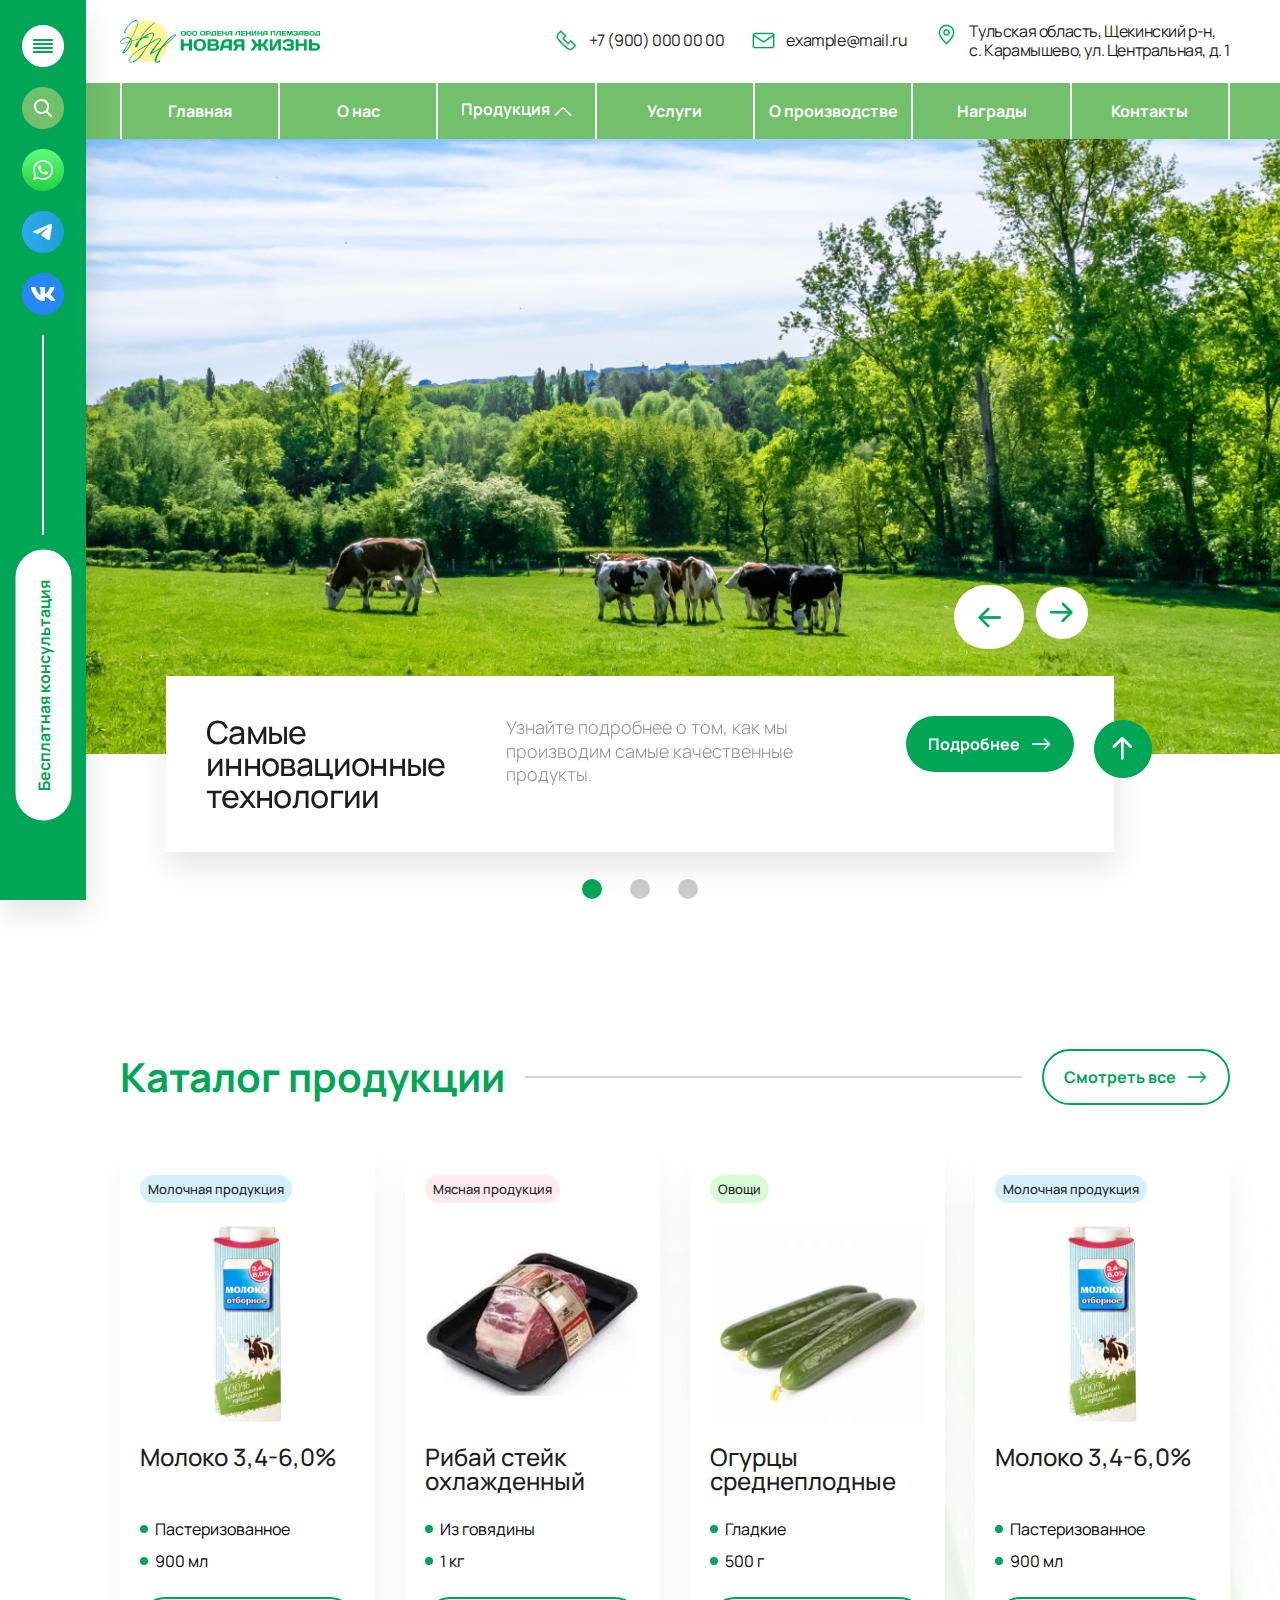
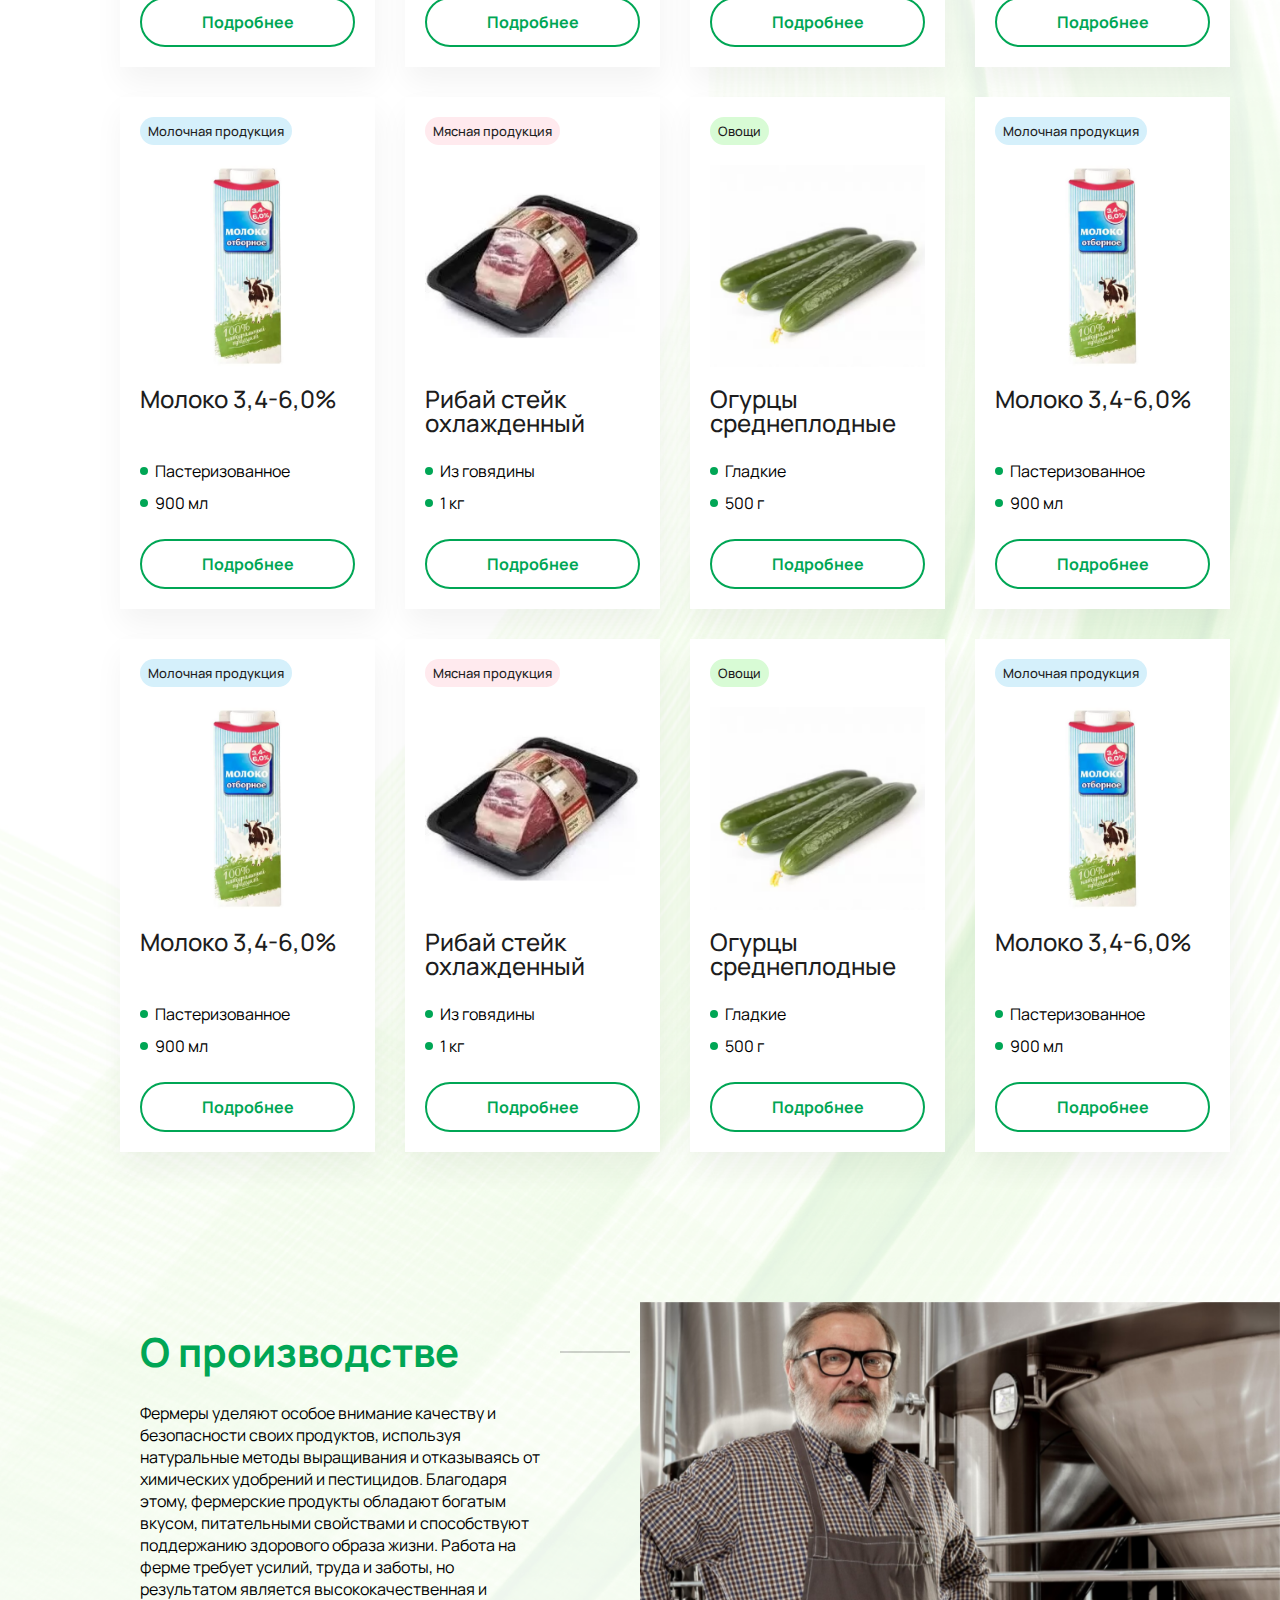
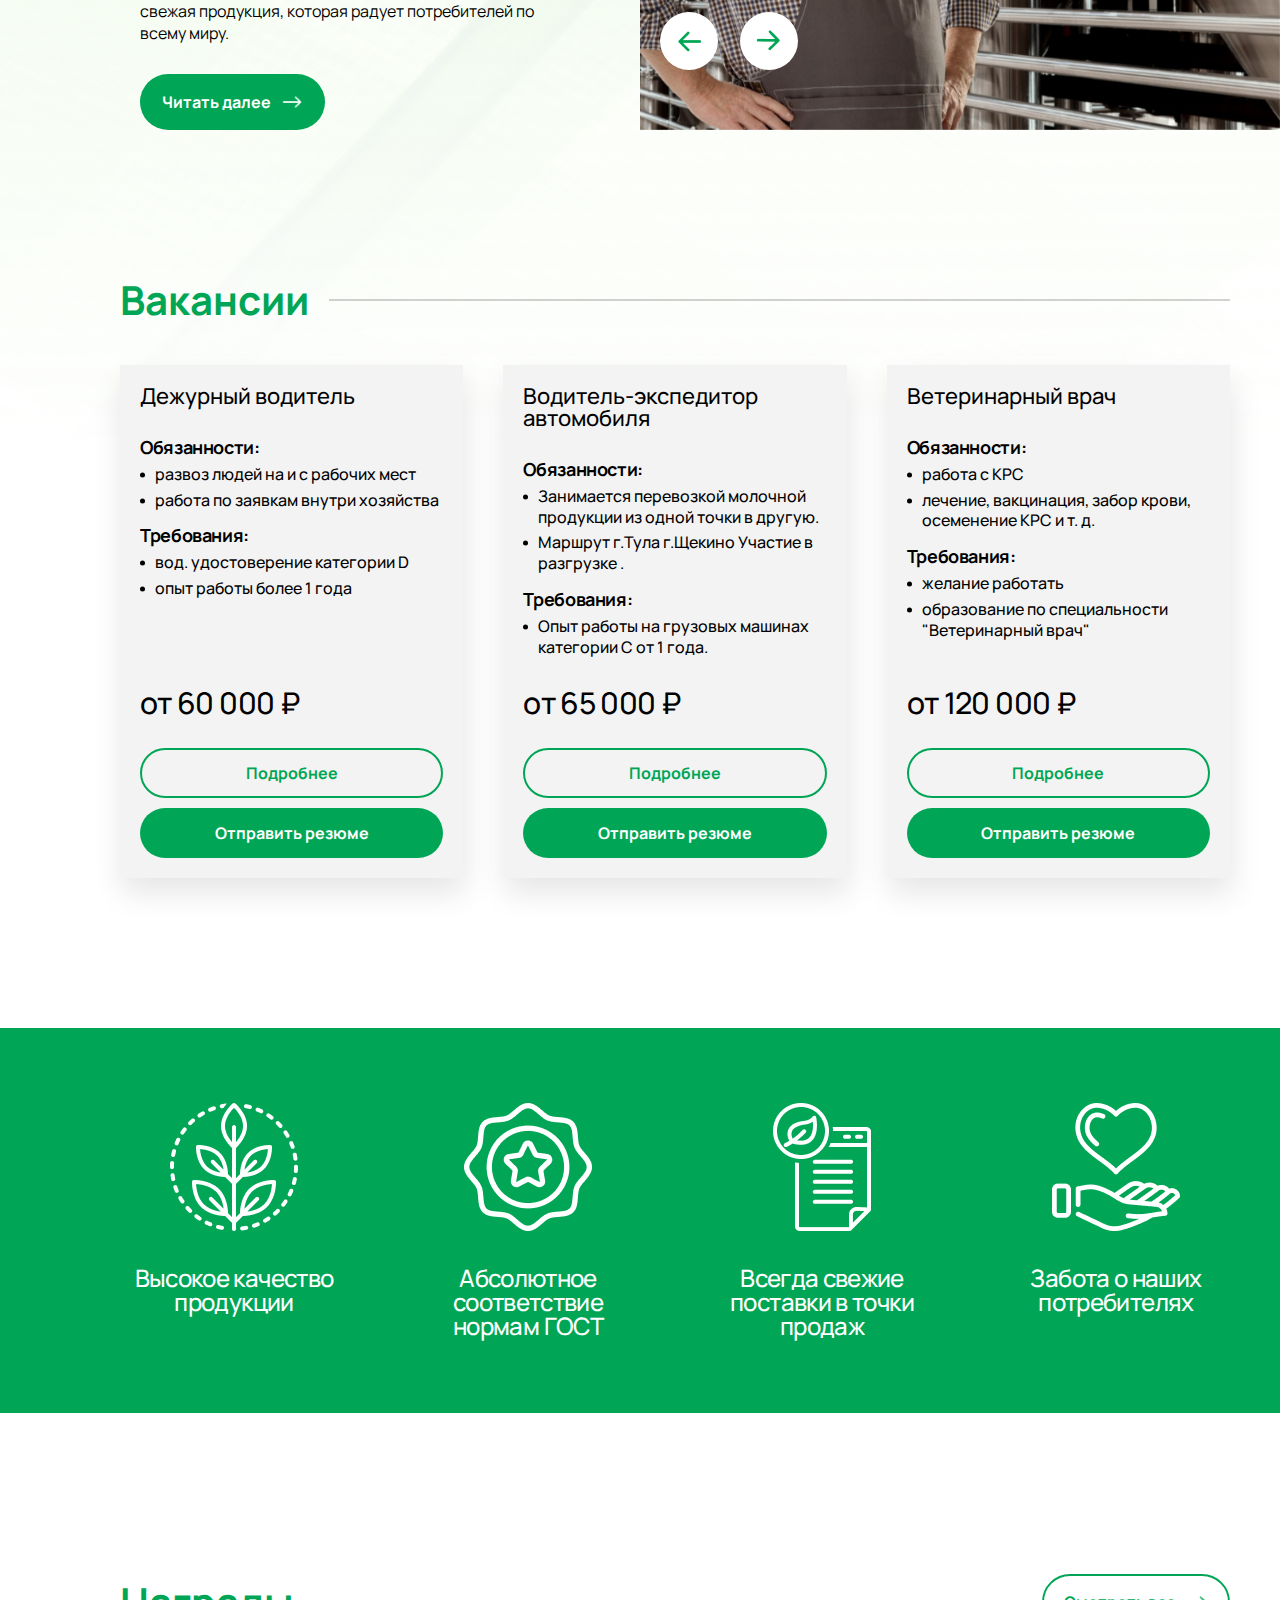
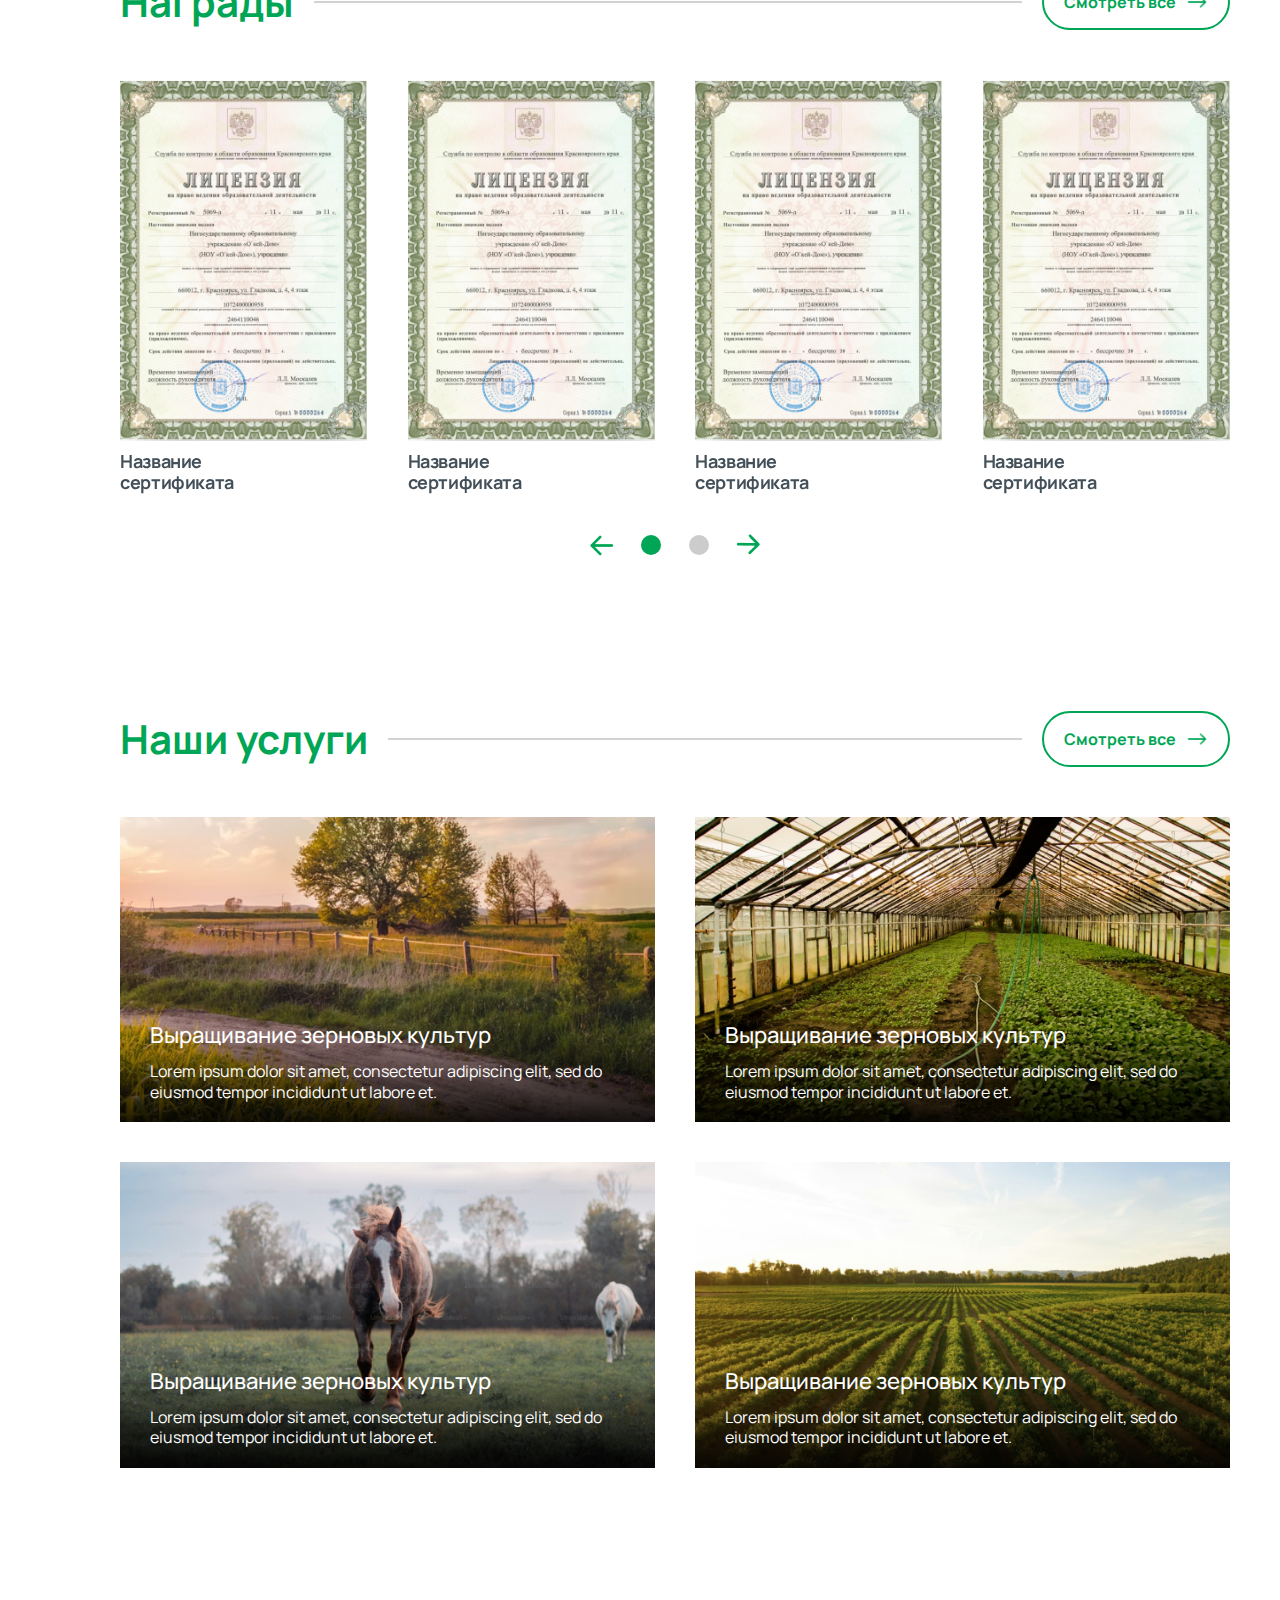
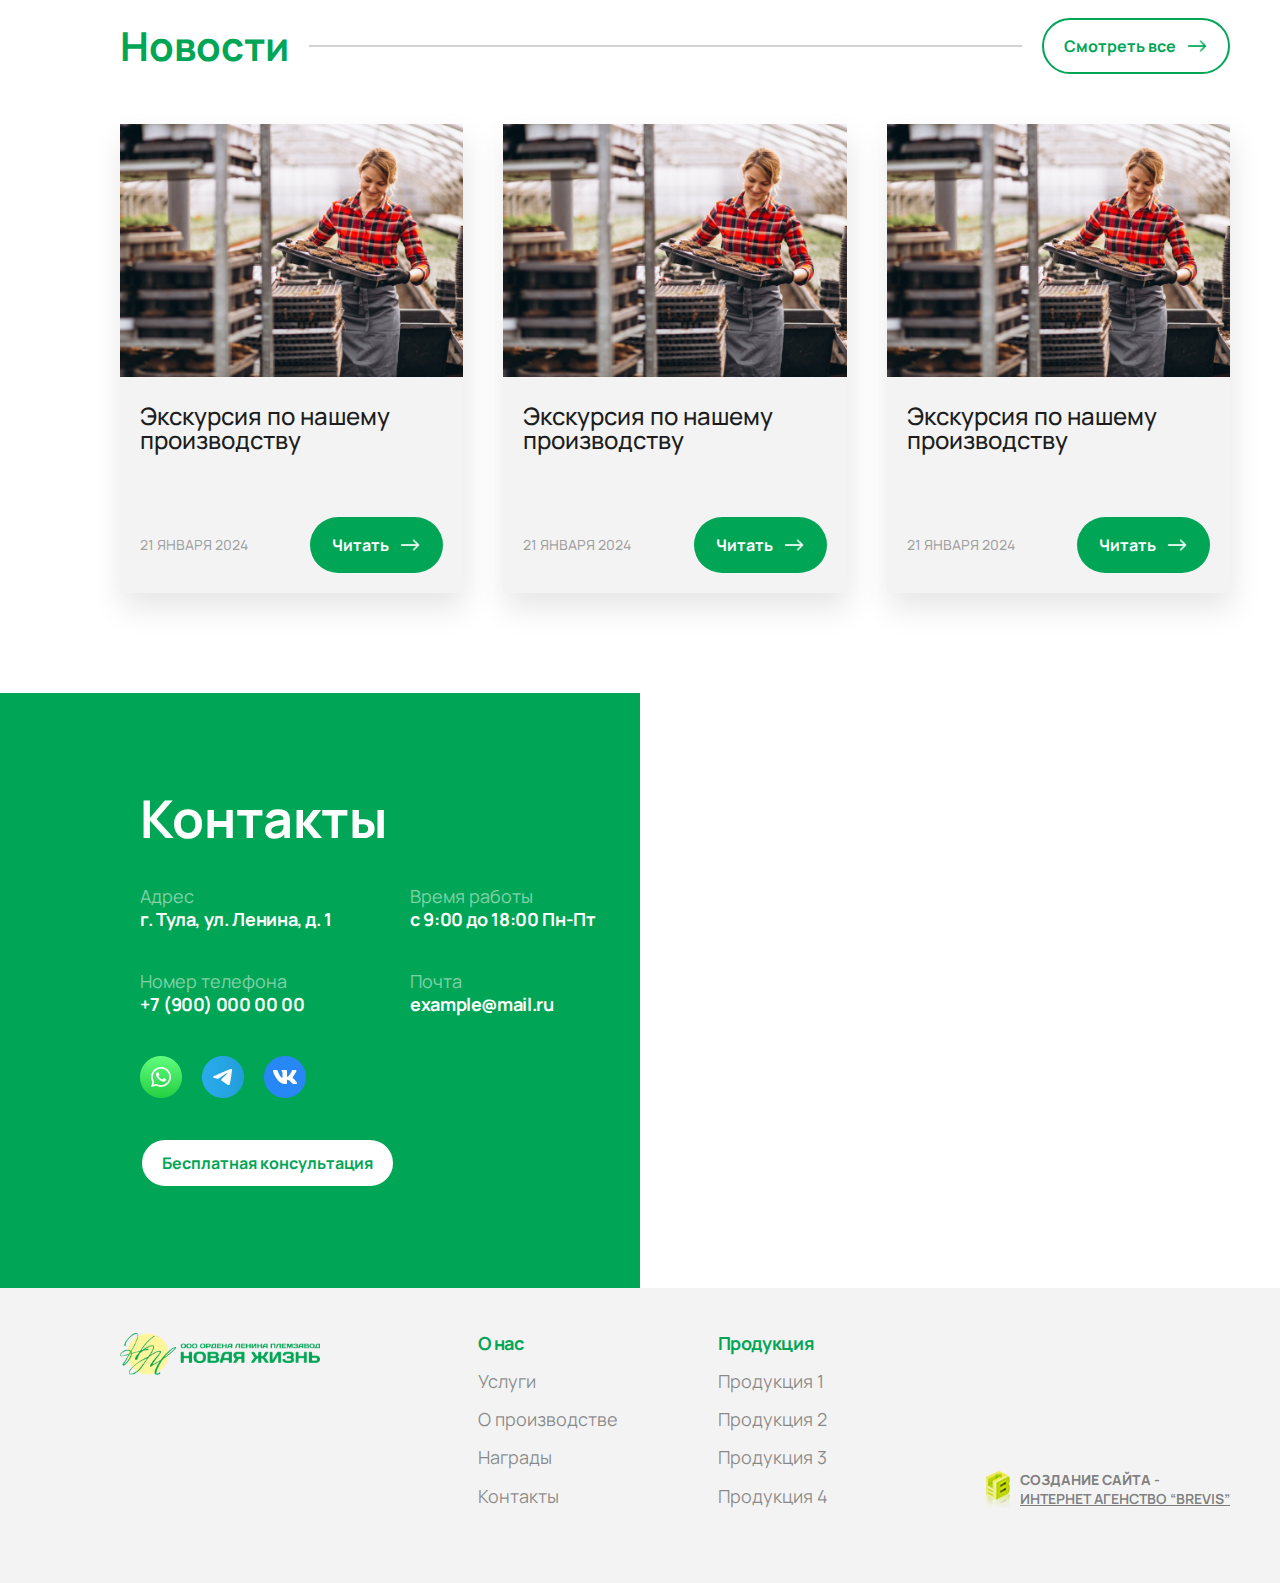
<file: index.html>
<!DOCTYPE html>
<html lang="en">

<head>
    <meta charset="UTF-8">
    <meta name="viewport" content="width=device-width, initial-scale=1.0">
    <title>Новая жизнь</title>
    <link rel="stylesheet" href="css/swiper-bundle.min.css">
    <link rel="stylesheet" href="css/jquery.fancybox.min.css">
    <link rel="stylesheet" href="css/style.css">
</head>

<body>
    <div class="up-button"><img src="img/arrow_up.png" alt=""></div>
    <header class="header">
        <div class="container">
            <div class="header__wrapper">
                <a href="/" class="header__logo">
                    <img src="img/logo.png" alt="">
                </a>
                <div class="header__info">
                    <a href="tel:+79000000000" class="header__info-item">
                        <img src="img/phone-icon.png" alt="">
                        <span>+7 (900) 000 00 00</span>
                    </a>
                    <a href="mailto:example@mail.ru" class="header__info-item">
                        <img src="img/mail-icon.png" alt="">
                        <span>example@mail.ru</span>
                    </a>
                    <div class="header__info-item header__place">
                        <img src="img/place-icon.png" alt=""> Тульская область, Щекинский р-н, <br> с. Карамышево, ул.
                        Центральная, д. 1
                    </div>
                </div>
            </div>
            <div class="header-mobile">
                <div class="header-mobile__wrapper">
                    <div class="header-mobile__menu">
                        <img src="img/menu.png" alt="">
                    </div>
                    <a href="/" class="header-mobile__logo">
                        <img src="img/logo.png" alt="">
                    </a>
                    <div class="header-mobile__button">
                        <button class="button" data-fancybox="" data-src="#consult">Бесплатная консультация</button>
                    </div>
                    <div class="header-mobile__actions">
                        <a href="tel:+79000000000" class="header-mobile__icon">
                            <img src="img/mobile-phone.png" alt="">
                        </a>
                        <a href="mailto:example@mail.ru" class="header-mobile__icon">
                            <img src="img/mobile-email.png" alt="">
                        </a>
                        <a href="#" class="header-mobile__icon">
                            <img src="img/mobile-search.png" alt="">
                        </a>
                    </div>
                </div>
            </div>
        </div>
    </header>
    <aside class="sidebar">
        <div class="sidebar__wrapper">
            <div class="sidebar__menu">
                <img src="img/sidebar-menu.png" alt="">
            </div>
            <a href="#" class="sidebar__search">
                <img src="img/search.png" alt="">
            </a>
            <a href="#" class="sidebar__icon">
                <img src="img/wa.png" alt="">
            </a>
            <a href="#" class="sidebar__icon">
                <img src="img/tg.png" alt="">
            </a>
            <a href="#" class="sidebar__icon">
                <img src="img/vk.png" alt="">
            </a>
            <div class="sidebar__line"></div>
            <div class="sidebar__button ">
                <button data-fancybox="" data-src="#consult" class="button">Бесплатная консультация</button>
            </div>
        </div>
    </aside>
    <div class="menu">
        <div class="menu__wrapper">
            <div class="menu__close">
                <img src="img/close.png" alt="">
            </div>
            <ul class="menu__nav">
                <li><a href="">Главная</a></li>
                <li><a href="">О нас</a></li>
                <li><a href="">Продукция</a></li>
                <li><a href="">Услуги</a></li>
                <li><a href="">О производстве</a></li>
                <li><a href="">Награды</a></li>
                <li><a href="">Контакты</a></li>
            </ul>
            <div class="menu__phone">
                <a href="+79000000000">+7 (900) 000 00 00</a>
            </div>
            <button data-fancybox="" data-src="#consult" class="menu__button button">Бесплатная консультация</button>
        </div>
    </div>
    <nav class="nav">
        <div class="container">
            <div class="nav__wrapper">
                <ul class="nav__list">
                    <li><a href="#">Главная</a></li>
                    <li><a href="#">О нас</a></li>
                    <li class="nav__downtoggle">
                        <a href="#">Продукция <img src="img/arrow_up.svg" alt=""></a>
                        <ul class="nav__downmenu">
                            <li><a href="#">Продукция 1</a></li>
                            <li><a href="#">Продукция 2</a></li>
                            <li><a href="#">Продукция 3</a></li>
                        </ul>
                    </li>
                    <li><a href="#">Услуги</a></li>
                    <li><a href="#">О производстве</a></li>
                    <li><a href="#">Награды</a></li>
                    <li><a href="#">Контакты</a></li>
                </ul>
            </div>
        </div>
    </nav>
    <main>
        <section class="hero">
            <div class="hero__wrapper">
                <div class="swiper hero__slider">
                    <div class="swiper-wrapper">
                        <div class="hero__slide swiper-slide">
                            <div class="hero__slide-image">
                                <img src="img/slide-image.png" alt="">
                                <div class="hero__slide-info">
                                    <div class="hero__slide-text">
                                        <div class="hero__slide-title">Самые инновационные технологии</div>
                                        <div class="hero__slide-descr">Узнайте подробнее о том, как мы производим самые
                                            качественные продукты.</div>
                                    </div>
                                    <div class="hero__slide-button">
                                        <a href="#" class="button button-arrow">Подробнее <img src="img/arrow_right.png"
                                                alt=""></a>
                                    </div>
                                </div>
                            </div>

                        </div>
                        <div class="hero__slide swiper-slide">
                            <div class="hero__slide-image">
                                <img src="img/slide-image.png" alt="">
                                <div class="hero__slide-info">
                                    <div class="hero__slide-text">
                                        <div class="hero__slide-title">Самые инновационные технологии</div>
                                        <div class="hero__slide-descr">Узнайте подробнее о том, как мы производим самые
                                            качественные продукты.</div>
                                    </div>
                                    <div class="hero__slide-button">
                                        <a href="#" class="button button-arrow">Подробнее <img src="img/arrow_right.png"
                                                alt=""></a>
                                    </div>
                                </div>
                            </div>

                        </div>
                        <div class="hero__slide swiper-slide">
                            <div class="hero__slide-image">
                                <img src="img/slide-image.png" alt="">
                                <div class="hero__slide-info">
                                    <div class="hero__slide-text">
                                        <div class="hero__slide-title">Самые инновационные технологии</div>
                                        <div class="hero__slide-descr">Узнайте подробнее о том, как мы производим самые
                                            качественные продукты.</div>
                                    </div>
                                    <div class="hero__slide-button">
                                        <a href="#" class="button button-arrow">Подробнее <img src="img/arrow_right.png"
                                                alt=""></a>
                                    </div>
                                </div>
                            </div>

                        </div>
                    </div>
                    <div class="hero__slider-prev"><img src="img/arrow-slider-left.png" alt=""></div>
                    <div class="hero__slider-next">
                        <img src="img/arrow-slider-right.png" alt="">
                    </div>
                    <div class="hero__slider-pagination"></div>
                </div>

            </div>
        </section>
        <section class="catalog">
            <div class="catalog__bg"><img src="img/background-catalog.png" alt=""></div>
            <div class="container">
                <div class="catalog__wrapper">

                    <div class="catalog__title title">
                        <div class="catalog__title-text title-text">Каталог продукции</div>
                        <div class="catalog__title-line title-line"></div>
                        <div class="catalog__title-button title-button">
                            <a href="#" class="button button-white button-arrow">Смотреть все <img
                                    src="img/arrow-green-right.png" alt=""></a>
                        </div>
                    </div>
                    <div class="catalog__items">
                        <div class="catalog__item">
                            <div class="catalog__item-badge milk-badge">Молочная продукция</div>
                            <div class="catalog__item-image">
                                <img src="img/photo.png" alt="">
                            </div>
                            <div class="catalog__item-title">Молоко 3,4-6,0%
                            </div>
                            <ul class="catalog__item-characters">
                                <li>Пастеризованное</li>
                                <li>900 мл</li>
                            </ul>
                            <div class="catalog__item-button">
                                <a href=""><button class="button button-white">Подробнее</button></a>
                            </div>
                        </div>
                        <div class="catalog__item">
                            <div class="catalog__item-badge meat-badge">Мясная продукция</div>
                            <div class="catalog__item-image">
                                <img src="img/photo-1.png" alt="">
                            </div>
                            <div class="catalog__item-title">Рибай стейк охлажденный
                            </div>
                            <ul class="catalog__item-characters">
                                <li>Из говядины</li>
                                <li>1 кг</li>
                            </ul>
                            <div class="catalog__item-button">
                                <a href=""><button class="button button-white">Подробнее</button></a>
                            </div>
                        </div>
                        <div class="catalog__item">
                            <div class="catalog__item-badge vegetable-badge">Овощи</div>
                            <div class="catalog__item-image">
                                <img src="img/photo-2.png" alt="">
                            </div>
                            <div class="catalog__item-title">Огурцы среднеплодные
                            </div>
                            <ul class="catalog__item-characters">
                                <li>Гладкие</li>
                                <li>500 г</li>
                            </ul>
                            <div class="catalog__item-button">
                                <a href=""><button class="button button-white">Подробнее</button></a>
                            </div>
                        </div>
                        <div class="catalog__item">
                            <div class="catalog__item-badge milk-badge">Молочная продукция</div>
                            <div class="catalog__item-image">
                                <img src="img/photo.png" alt="">
                            </div>
                            <div class="catalog__item-title">Молоко 3,4-6,0%
                            </div>
                            <ul class="catalog__item-characters">
                                <li>Пастеризованное</li>
                                <li>900 мл</li>
                            </ul>
                            <div class="catalog__item-button">
                                <a href=""><button class="button button-white">Подробнее</button></a>
                            </div>
                        </div>
                        <div class="catalog__item">
                            <div class="catalog__item-badge milk-badge">Молочная продукция</div>
                            <div class="catalog__item-image">
                                <img src="img/photo.png" alt="">
                            </div>
                            <div class="catalog__item-title">Молоко 3,4-6,0%
                            </div>
                            <ul class="catalog__item-characters">
                                <li>Пастеризованное</li>
                                <li>900 мл</li>
                            </ul>
                            <div class="catalog__item-button">
                                <a href=""><button class="button button-white">Подробнее</button></a>
                            </div>
                        </div>
                        <div class="catalog__item">
                            <div class="catalog__item-badge meat-badge">Мясная продукция</div>
                            <div class="catalog__item-image">
                                <img src="img/photo-1.png" alt="">
                            </div>
                            <div class="catalog__item-title">Рибай стейк охлажденный
                            </div>
                            <ul class="catalog__item-characters">
                                <li>Из говядины</li>
                                <li>1 кг</li>
                            </ul>
                            <div class="catalog__item-button">
                                <a href=""><button class="button button-white">Подробнее</button></a>
                            </div>
                        </div>
                        <div class="catalog__item">
                            <div class="catalog__item-badge vegetable-badge">Овощи</div>
                            <div class="catalog__item-image">
                                <img src="img/photo-2.png" alt="">
                            </div>
                            <div class="catalog__item-title">Огурцы среднеплодные
                            </div>
                            <ul class="catalog__item-characters">
                                <li>Гладкие</li>
                                <li>500 г</li>
                            </ul>
                            <div class="catalog__item-button">
                                <a href=""><button class="button button-white">Подробнее</button></a>
                            </div>
                        </div>
                        <div class="catalog__item">
                            <div class="catalog__item-badge milk-badge">Молочная продукция</div>
                            <div class="catalog__item-image">
                                <img src="img/photo.png" alt="">
                            </div>
                            <div class="catalog__item-title">Молоко 3,4-6,0%
                            </div>
                            <ul class="catalog__item-characters">
                                <li>Пастеризованное</li>
                                <li>900 мл</li>
                            </ul>
                            <div class="catalog__item-button">
                                <a href=""><button class="button button-white">Подробнее</button></a>
                            </div>
                        </div>
                        <div class="catalog__item">
                            <div class="catalog__item-badge milk-badge">Молочная продукция</div>
                            <div class="catalog__item-image">
                                <img src="img/photo.png" alt="">
                            </div>
                            <div class="catalog__item-title">Молоко 3,4-6,0%
                            </div>
                            <ul class="catalog__item-characters">
                                <li>Пастеризованное</li>
                                <li>900 мл</li>
                            </ul>
                            <div class="catalog__item-button">
                                <a href=""><button class="button button-white">Подробнее</button></a>
                            </div>
                        </div>
                        <div class="catalog__item">
                            <div class="catalog__item-badge meat-badge">Мясная продукция</div>
                            <div class="catalog__item-image">
                                <img src="img/photo-1.png" alt="">
                            </div>
                            <div class="catalog__item-title">Рибай стейк охлажденный
                            </div>
                            <ul class="catalog__item-characters">
                                <li>Из говядины</li>
                                <li>1 кг</li>
                            </ul>
                            <div class="catalog__item-button">
                                <a href=""><button class="button button-white">Подробнее</button></a>
                            </div>
                        </div>
                        <div class="catalog__item">
                            <div class="catalog__item-badge vegetable-badge">Овощи</div>
                            <div class="catalog__item-image">
                                <img src="img/photo-2.png" alt="">
                            </div>
                            <div class="catalog__item-title">Огурцы среднеплодные
                            </div>
                            <ul class="catalog__item-characters">
                                <li>Гладкие</li>
                                <li>500 г</li>
                            </ul>
                            <div class="catalog__item-button">
                                <a href=""><button class="button button-white">Подробнее</button></a>
                            </div>
                        </div>
                        <div class="catalog__item">
                            <div class="catalog__item-badge milk-badge">Молочная продукция</div>
                            <div class="catalog__item-image">
                                <img src="img/photo.png" alt="">
                            </div>
                            <div class="catalog__item-title">Молоко 3,4-6,0%
                            </div>
                            <ul class="catalog__item-characters">
                                <li>Пастеризованное</li>
                                <li>900 мл</li>
                            </ul>
                            <div class="catalog__item-button">
                                <a href=""><button class="button button-white">Подробнее</button></a>
                            </div>
                        </div>
                    </div>
                    <a href="" class=" button-white button-arrow button-more">Смотреть все
                        <img src="img/arrow-green-right.png" alt=""></a>
                </div>
            </div>
        </section>
        <section class="about">
            <div class="about__wrapper">
                <div class="about__text">
                    <div class="about__title title">
                        <div class="title-text about__title-text">О производстве</div>
                        <div class="title-line about__title-line"></div>
                    </div>
                    <div class="about__text">
                        Фермеры уделяют особое внимание качеству и безопасности своих продуктов, используя натуральные
                        методы выращивания и отказываясь от химических удобрений и пестицидов. Благодаря этому,
                        фермерские продукты обладают богатым вкусом, питательными свойствами
                        и способствуют поддержанию здорового образа жизни. Работа на ферме требует усилий, труда и
                        заботы, но результатом является высококачественная и свежая продукция, которая радует
                        потребителей по всему миру.
                    </div>
                    <div class="about__button">
                        <a href="#" class="button button-arrow">Читать далее <img src="img/arrow_right.png" alt=""></a>
                    </div>
                </div>
                <div class="swiper about__slider">
                    <div class="swiper-wrapper">
                        <div class="about__slide swiper-slide">
                            <img src="img/about-image.png" alt="">
                        </div>
                        <div class="about__slide swiper-slide">
                            <img src="img/about-image.png" alt="">
                        </div>
                        <div class="about__slide swiper-slide">
                            <img src="img/about-image.png" alt="">
                        </div>
                    </div>
                    <div class="about__slider-prev"><img src="img/arrow-slider-left.png" alt=""></div>
                    <div class="about__slider-next"><img src="img/arrow-slider-right.png" alt=""></div>
                    <div class="about__slider-pagination"></div>
                </div>
        </section>
        <section class="vacancy">
            <div class="container">
                <div class="vacancy__wrapper">
                    <div class="vacancy__title title">
                        <div class="vacancy__title-text title-text">Вакансии</div>
                        <div class="vacancy__title-line title-line"></div>
                    </div>
                    <div class="vacancy__items">
                        <div class="vacancy__item">
                            <div class="vacancy__info">
                                <div class="vacancy__item-title">Дежурный водитель</div>
                                <div class="vacancy__item-obyaz">
                                    <span>Обязанности:</span>
                                    <li>развоз людей на и с рабочих мест</li>
                                    <li>работа по заявкам внутри хозяйства</li>
                                </div>
                                <div class="vacancy__item-treb">
                                    <span> Требования: </span>
                                    <li>вод. удостоверение категории D</li>
                                    <li>опыт работы более 1 года</li>
                                </div>
                            </div>
                            <div class="vacancy__info">
                                <div class="vacancy__item-price">от 60 000 ₽</div>
                                <div class="vacancy__item-buttons">
                                    <a href="#" class="button button-white">Подробнее</a>
                                    <button class="button">Отправить резюме</button>
                                </div>
                            </div>
                        </div>
                        <div class="vacancy__item">
                            <div class="vacancy__info">
                                <div class="vacancy__item-title">Водитель-экспедитор автомобиля</div>
                                <div class="vacancy__item-wrap">
                                    <div class="vacancy__item-obyaz">
                                        <span>Обязанности:</span>
                                        <li>Занимается перевозкой молочной продукции из одной точки в другую.</li>
                                        <li>Маршрут г.Тула г.Щекино Участие в разгрузке .</li>
                                    </div>
                                    <div class="vacancy__item-treb">
                                        <span>Требования:</span>
                                        <li>Опыт работы на грузовых машинах категории С от 1 года.</li>
                                    </div>
                                </div>
                            </div>
                            <div class="vacancy__info">

                                <div class="vacancy__item-price">от 65 000 ₽</div>
                                <div class="vacancy__item-buttons">
                                    <a href="#" class="button button-white">Подробнее</a>
                                    <button class="button">Отправить резюме</button>
                                </div>
                            </div>
                        </div>
                        <div class="vacancy__item">
                            <div class="vacancy__info">
                                <div class="vacancy__item-title">Ветеринарный врач</div>
                                <div class="vacancy__item-obyaz">
                                    <span>Обязанности:</span>
                                    <li>работа с КРС</li>
                                    <li>лечение, вакцинация, забор крови, осеменение КРС и т. д.</li>
                                </div>
                                <div class="vacancy__item-treb">
                                    <span>Требования:</span>
                                    <li>желание работать</li>
                                    <li>образование по специальности "Ветеринарный врач"</li>
                                </div>
                            </div>
                            <div class="vacancy__info">
                                <div class="vacancy__item-price">от 120 000 ₽</div>
                                <div class="vacancy__item-buttons">
                                    <a href="#" class="button button-white">Подробнее</a>
                                    <button class="button">Отправить резюме</button>
                                </div>
                            </div>
                        </div>
                    </div>
                </div>
            </div>
        </section>
        <section class="advantages">
            <div class="container">
                <div class="advantages__items">
                    <div class="advantages__item">
                        <img src="img/icon_quality.png" alt="">
                        <p>Высокое качество продукции</p>
                    </div>
                    <div class="advantages__item">
                        <img src="img/icon_gost.png" alt="">
                        <p>Абсолютное соответствие нормам ГОСТ</p>
                    </div>
                    <div class="advantages__item">
                        <img src="img/icon_fresh.png" alt="">
                        <p>Всегда свежие поставки в точки продаж</p>
                    </div>
                    <div class="advantages__item">
                        <img src="img/icon_care.png" alt="">
                        <p>Забота о наших потребителях</p>
                    </div>
                </div>
            </div>
        </section>
        <section class="rewards">
            <div class="container">
                <div class="rewards__wrapper">
                    <div class="rewards__title title">
                        <div class="rewards__title-text title-text">Награды</div>
                        <div class="rewards__title-line title-line"></div>
                        <div class="rewards__title-button title-button">
                            <a href="#" class="button button-white button-arrow">
                                Смотреть все
                                <img src="img/arrow-green-right.png" alt="">
                            </a>
                        </div>
                    </div>
                    <div class="rewards__slider-wrapper">
                        <div class="swiper rewards__swiper">
                            <div class="swiper-wrapper">
                                <div class="swiper-slide rewards__slide">
                                    <div class="rewards__slide-wrap">
                                        <a data-fancybox="" href="img/sertificate.png">
                                            <img src="img/sertificate.png" alt="">
                                        </a>

                                        <p>Название <br> сертификата</p>
                                    </div>
                                </div>
                                <div class="swiper-slide rewards__slide">
                                    <div class="rewards__slide-wrap">
                                        <a data-fancybox="" href="img/sertificate.png">
                                            <img src="img/sertificate.png" alt="">
                                        </a>

                                        <p>Название <br> сертификата</p>
                                    </div>
                                </div>
                                <div class="swiper-slide rewards__slide">
                                    <div class="rewards__slide-wrap">
                                        <a data-fancybox="" href="img/sertificate.png">
                                            <img src="img/sertificate.png" alt="">
                                        </a>

                                        <p>Название <br> сертификата</p>
                                    </div>
                                </div>
                                <div class="swiper-slide rewards__slide">
                                    <div class="rewards__slide-wrap">
                                        <a data-fancybox="" href="img/sertificate.png">
                                            <img src="img/sertificate.png" alt="">
                                        </a>

                                        <p>Название <br> сертификата</p>
                                    </div>
                                </div>
                                <div class="swiper-slide rewards__slide">
                                    <div class="rewards__slide-wrap">
                                        <a data-fancybox="" href="img/sertificate.png">
                                            <img src="img/sertificate.png" alt="">
                                        </a>

                                        <p>Название <br> сертификата</p>
                                    </div>
                                </div>
                            </div>

                        </div>
                        <!-- <div class="rewards__another-arrows">
                            <div class="rewards__slider-prev rewards__slider-prev2">
                                <img src="img/arrow-slider-left.png" alt="">
                            </div>
                            <div class="rewards__slider-next rewards__slider-next2">
                                <img src="img/arrow-slider-right.png" alt="">
                            </div>
                        </div> -->
                        <div class="rewards__pagination-wrap">
                            <div class="rewards__slider-prev">
                                <img src="img/arrow-slider-left.png" alt="">
                            </div>
                            <div class="rewards__slider-pagination">
                            </div>
                            <div class="rewards__slider-next">
                                <img src="img/arrow-slider-right.png" alt="">
                            </div>
                        </div>
                    </div>
                    <a href="" class=" button-white button-arrow button-more">Смотреть все
                        <img src="img/arrow-green-right.png" alt=""></a>
                </div>

            </div>
        </section>
        <section class="services">
            <div class="container">
                <div class="services__wrapper">
                    <div class="services__title title">
                        <div class="services__title-text title-text">Наши услуги</div>
                        <div class="services__title-line title-line"></div>
                        <div class="services__title-button title-button">
                            <a href="#" class="button button-white button-arrow">
                                Смотреть все
                                <img src="img/arrow-green-right.png" alt="">
                            </a>
                        </div>
                    </div>
                    <div class="services__items">
                        <div class="services__item">
                            <img src="img/usl-1.png" alt="">
                            <div class="services__text">
                                <div class="services__item-title">Выращивание зерновых культур</div>
                                <div class="services__item-descr">Lorem ipsum dolor sit amet, consectetur adipiscing
                                    elit, sed do eiusmod tempor incididunt ut labore et.</div>

                            </div><a href="#" class="services__button button button-arrow">Подробнее
                                <img src="img/arrow_right.png" alt="">
                            </a>
                        </div>
                        <div class="services__item">
                            <img src="img/usl-2.png" alt="">
                            <div class="services__text">
                                <div class="services__item-title">Выращивание зерновых культур</div>
                                <div class="services__item-descr">Lorem ipsum dolor sit amet, consectetur adipiscing
                                    elit, sed do eiusmod tempor incididunt ut labore et.</div>

                            </div> <a href="#" class="services__button button button-arrow">Подробнее
                                <img src="img/arrow_right.png" alt="">
                            </a>
                        </div>
                        <div class="services__item">
                            <img src="img/usl-3.png" alt="">
                            <div class="services__text">
                                <div class="services__item-title">Выращивание зерновых культур</div>
                                <div class="services__item-descr">Lorem ipsum dolor sit amet, consectetur adipiscing
                                    elit, sed do eiusmod tempor incididunt ut labore et.</div>

                            </div>
                            <a href="#" class="services__button button button-arrow">Подробнее
                                <img src="img/arrow_right.png" alt="">
                            </a>
                        </div>
                        <div class="services__item">
                            <img src="img/usl-4.png" alt="">
                            <div class="services__text">
                                <div class="services__item-title">Выращивание зерновых культур</div>
                                <div class="services__item-descr">Lorem ipsum dolor sit amet, consectetur adipiscing
                                    elit, sed do eiusmod tempor incididunt ut labore et.
                                </div>
                            </div>
                            <a href="#" class="services__button button button-arrow">Подробнее
                                <img src="img/arrow_right.png" alt="">
                            </a>
                        </div>
                    </div>
                    <a href="" class=" button-white button-arrow button-more">Смотреть все
                        <img src="img/arrow-green-right.png" alt=""></a>
                </div>
            </div>
        </section>
        <section class="news">
            <div class="container">
                <div class="news__wrapper">
                    <div class="news__title title">
                        <div class="news__title-text title-text">Новости</div>
                        <div class="news__title-line title-line"></div>
                        <div class="news__title-button title-button">
                            <a href="#" class="button button-white button-arrow">
                                Смотреть все
                                <img src="img/arrow-green-right.png" alt="">
                            </a>
                        </div>
                    </div>
                    <div class="news__items">
                        <div class="news__item">
                            <div class="news__item-image">
                                <img src="img/photo123.png" alt="">
                            </div>
                            <div class="news__item-text">
                                <div class="news__item-title">Экскурсия по нашему производству</div>
                                <div class="news__item-wrap">
                                    <div class="news__item-date">21 января 2024</div>
                                    <div class="news__item-button">
                                        <button class="button button-arrow">
                                            Читать <img src="img/arrow_right.png" alt="">
                                        </button>
                                    </div>
                                </div>
                            </div>
                        </div>
                        <div class="news__item">
                            <div class="news__item-image">
                                <img src="img/photo123.png" alt="">
                            </div>
                            <div class="news__item-text">
                                <div class="news__item-title">Экскурсия по нашему производству</div>
                                <div class="news__item-wrap">
                                    <div class="news__item-date">21 января 2024</div>
                                    <div class="news__item-button">
                                        <button class="button button-arrow">
                                            Читать <img src="img/arrow_right.png" alt="">
                                        </button>
                                    </div>
                                </div>
                            </div>
                        </div>
                        <div class="news__item hidden">
                            <!-- TODO: УБРАТЬ КЛАСС hidden при натяжке-->
                            <div class="news__item-image">
                                <img src="img/photo123.png" alt="">
                            </div>
                            <div class="news__item-text">
                                <div class="news__item-title">Экскурсия по нашему производству</div>
                                <div class="news__item-wrap">
                                    <div class="news__item-date">21 января 2024</div>
                                    <div class="news__item-button">
                                        <button class="button button-arrow">
                                            Читать <img src="img/arrow_right.png" alt="">
                                        </button>
                                    </div>
                                </div>
                            </div>
                        </div>
                    </div>
                    <a href="" class=" button-white button-arrow button-more">Читать все
                        <img src="img/arrow-green-right.png" alt=""></a>
                </div>
            </div>
        </section>
        <section class="contacts">
            <div class="contacts__wrapper">
                <div class="contacts__info">
                    <div class="contacts__info-title title">Контакты</div>
                    <div class="contacts__info-list">
                        <div class="contacts__item">
                            <div class="contacts__item-title">Адрес</div>
                            <div class="contacts__item-text">г. Тула, ул. Ленина, д. 1</div>
                        </div>


                        <div class="contacts__item">
                            <div class="contacts__item-title">Время работы</div>
                            <div class="contacts__item-text">с 9:00 до 18:00 Пн-Пт</div>
                        </div>
                        <div class="contacts__item">
                            <div class="contacts__item-title">Номер телефона</div>
                            <a href="tel:79000000000" class="contacts__item-text">
                                +7 (900) 000 00 00
                            </a>
                        </div>
                        <div class="contacts__item">
                            <div class="contacts__item-title">Почта</div>
                            <a href="mailto:example@mail.ru" class="contacts__item-text">example@mail.ru</a>
                        </div>
                    </div>
                    <div class="contacts__info-socials">
                        <a href="#" class="contacts__info-social"><img src="img/wa.png" alt=""></a>
                        <a href="#" class="contacts__info-social"><img src="img/tg.png" alt=""></a>
                        <a href="#" class="contacts__info-social"><img src="img/vk.png" alt=""></a>
                    </div>
                    <a class="contacts__info-button">
                        <button data-fancybox="" data-src="#consult" class="button button-white contacts__button">
                            Бесплатная консультация
                        </button>
                    </a>
                </div>

            </div>
            <div class="contacts__map">
                <iframe
                    src="https://yandex.ru/map-widget/v1/?um=constructor%3Af3a8de0fcedf729170481dc78cbe02778be286e40739f2b0e1d9c01924e0dfbf&amp;source=constructor"
                    frameborder="0"></iframe>
            </div>
        </section>
    </main>
    <footer class="footer">
        <div class="container">
            <div class="footer__wrapper">
                <div class="footer__logo">
                    <img src="img/logo.png" alt="">
                </div>
                <div class="footer__lists">
                    <ul class="footer__list">
                        <li class="footer__list-title"><a href="#">О нас</a></li>
                        <li><a href="#">Услуги</a></li>
                        <li><a href="#">О производстве</a></li>
                        <li><a href="#">Награды</a></li>
                        <li><a href="#">Контакты</a></li>
                    </ul>
                    <ul class="footer__list">
                        <li class="footer__list-title"><a href="#">Продукция</a></li>
                        <li><a href="#">Продукция 1</a></li>
                        <li><a href="#">Продукция 2</a></li>
                        <li><a href="#">Продукция 3</a></li>
                        <li><a href="#">Продукция 4</a></li>
                    </ul>
                </div>
                <div class="footer__brevis">
                    <img src="img/brevis.png" alt="">
                    <span>Создание сайта - <br> <a href="https://www.brevis-site.ru/">интернет агенство
                            “BREVIS”</a></span>
                </div>
            </div>
        </div>
    </footer>


    <div class="overlay" id="consult">
        <div class="popup">
            <div class="popup__close">
                <img src="img/close.png" onclick="$.fancybox.close();" alt="">
            </div>
            <div class="popup__title">Оставьте ваши данные и мы перезвоним!</div>
            <form class="popup__form">
                <div class="popup__form-item">
                    <div class="popup__form-name">
                        Ваше имя
                    </div>
                    <div class="popup__form-input">
                        <input type="text">
                    </div>
                </div>
                <div class="popup__form-item">
                    <div class="popup__form-name">
                        Ваш номер телефона
                    </div>
                    <div class="popup__form-input">
                        <input type="text" class="maskphone">
                    </div>
                </div>
                <div class="popup__form-checkbox">
                    <label for="consultCheck">
                        <input type="checkbox" checked id="consultCheck" value="Y">
                        <span class="popup__form-label">Я подтверждаю согласие на
                            <a href="">обработку моих персональных данных</a>
                        </span>
                    </label>
                </div>
                <div class="popup__form-button">
                    <button class="button" type="submit">Отправить</button>
                </div>
            </form>
        </div>
    </div>


    <script src="js/jquery-3.7.1.js"></script>
    <script src="js/jquery.fancybox.min.js"></script>
    <script src="js/swiper-bundle.min.js"></script>
    <script src="js/jquery-ui.min.js"></script>
    <script src="js/main.js"></script>
</body>

</html>
</file>
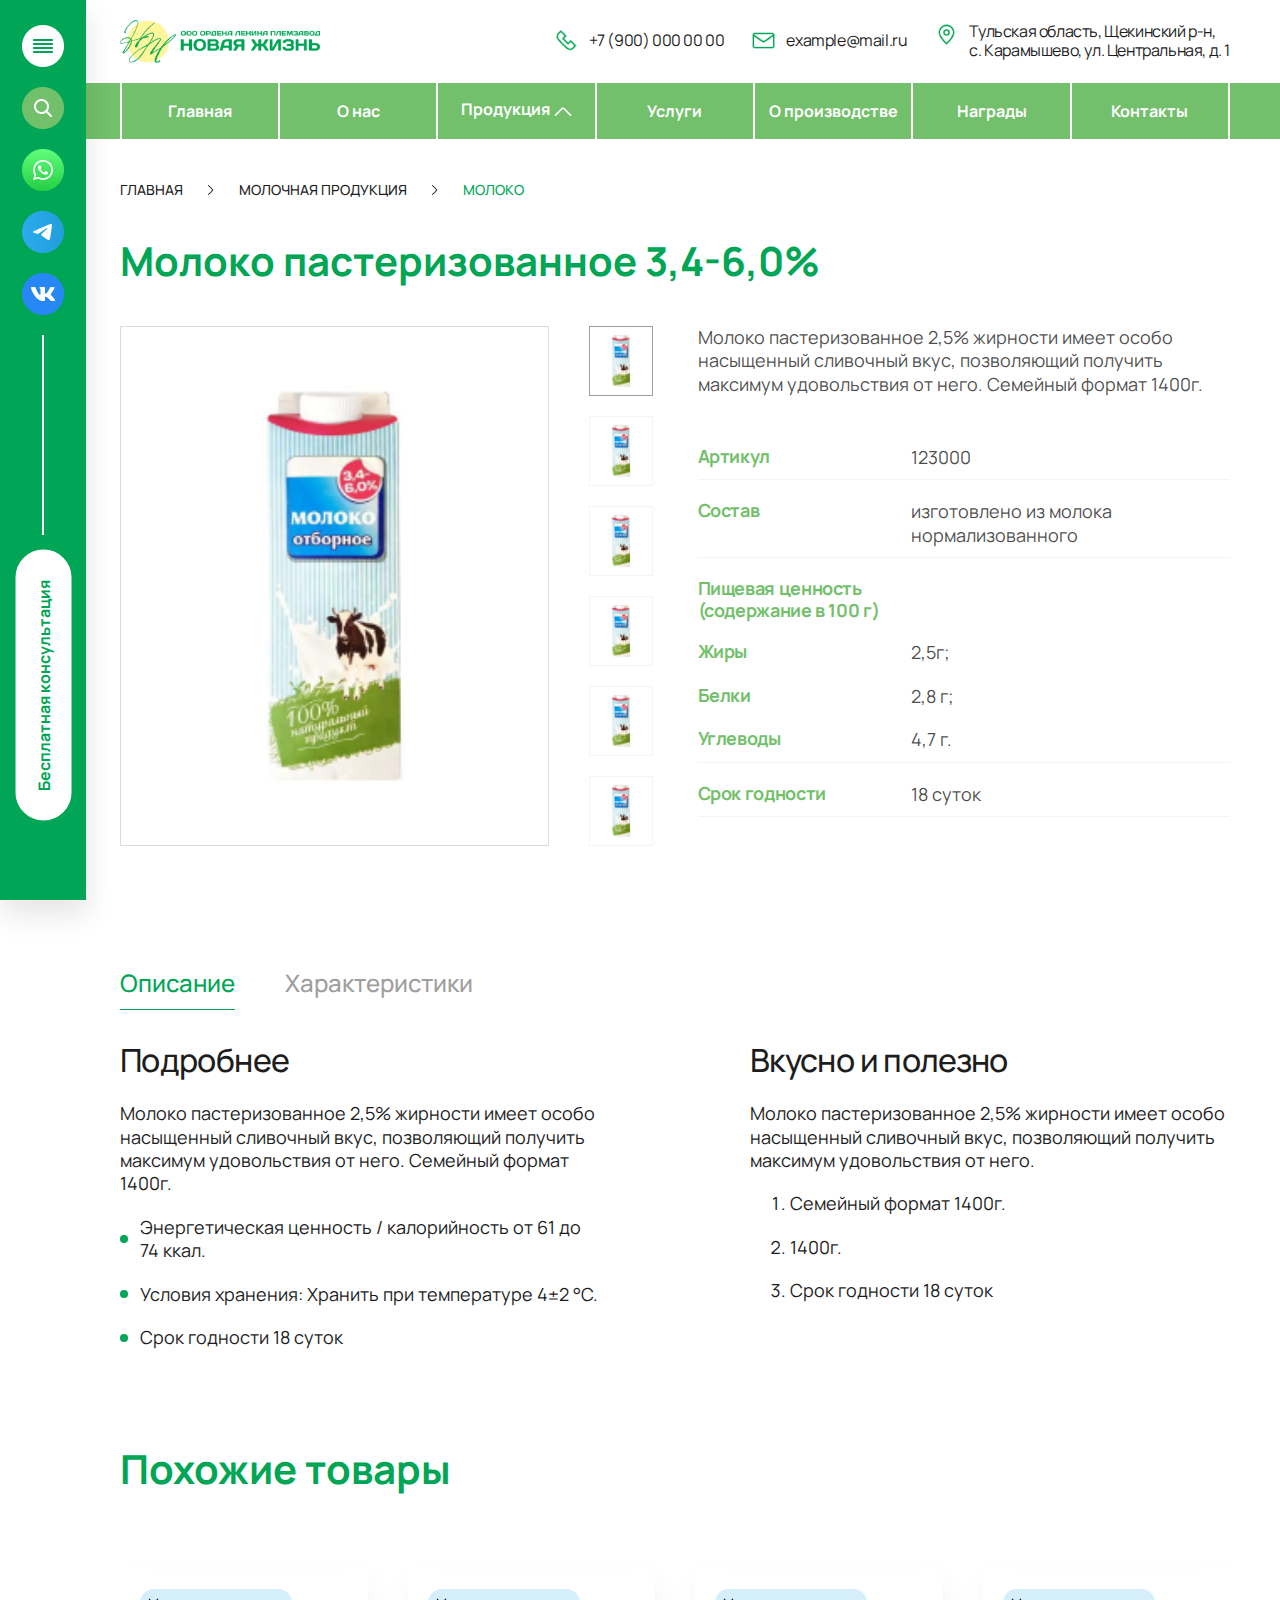
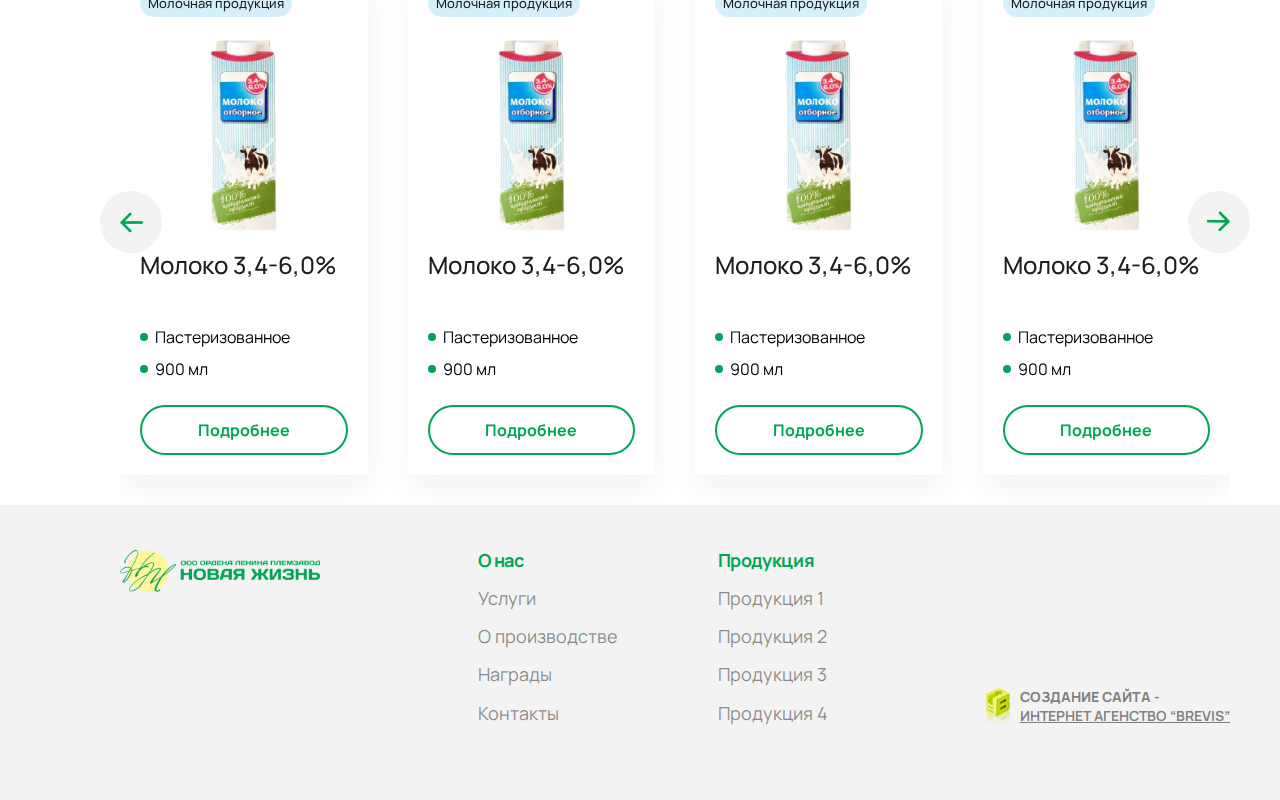
<file: product.html>
<!DOCTYPE html>
<html lang="en">

<head>
    <meta charset="UTF-8">
    <meta name="viewport" content="width=device-width, initial-scale=1.0">
    <title>Новая жизнь</title>

    <link rel="stylesheet" href="css/jquery.fancybox.min.css">
    <link rel="stylesheet" href="css/swiper-bundle.min.css">
    <link rel="stylesheet" href="css/style.css">
</head>

<body>
    <header class="header">
        <div class="container">
            <div class="header__wrapper">
                <a href="/" class="header__logo">
                    <img src="img/logo.png" alt="">
                </a>
                <div class="header__info">
                    <a href="tel:+79000000000" class="header__info-item">
                        <img src="img/phone-icon.png" alt="">
                        <span>+7 (900) 000 00 00</span>
                    </a>
                    <a href="mailto:example@mail.ru" class="header__info-item">
                        <img src="img/mail-icon.png" alt="">
                        <span>example@mail.ru</span>
                    </a>
                    <div class="header__info-item header__place">
                        <img src="img/place-icon.png" alt=""> Тульская область, Щекинский р-н, <br> с. Карамышево, ул. Центральная, д. 1
                    </div>
                </div>
            </div>
            <div class="header-mobile">
                <div class="header-mobile__wrapper">
                    <div class="header-mobile__menu">
                        <img src="img/menu.png" alt="">
                    </div>
                    <a href="/" class="header-mobile__logo">
                        <img src="img/logo.png" alt="">
                    </a>
                    <div class="header-mobile__button">
                        <button class="button" data-fancybox="" data-src="#consult">Бесплатная консультация</button>
                    </div>
                    <div class="header-mobile__actions">
                        <a href="tel:+79000000000" class="header-mobile__icon">
                            <img src="img/mobile-phone.png" alt="">
                        </a>
                        <a href="mailto:example@mail.ru" class="header-mobile__icon">
                            <img src="img/mobile-email.png" alt="">
                        </a>
                        <a href="#" class="header-mobile__icon">
                            <img src="img/mobile-search.png" alt="">
                        </a>
                    </div>
                </div>
            </div>
        </div>
    </header>
    <aside class="sidebar">
        <div class="sidebar__wrapper">
            <div class="sidebar__menu">
                <img src="img/sidebar-menu.png" alt="">
            </div>
            <a href="#" class="sidebar__search">
                <img src="img/search.png" alt="">
            </a>
            <a href="#" class="sidebar__icon">
                <img src="img/wa.png" alt="">
            </a>
            <a href="#" class="sidebar__icon">
                <img src="img/tg.png" alt="">
            </a>
            <a href="#" class="sidebar__icon">
                <img src="img/vk.png" alt="">
            </a>
            <div class="sidebar__line"></div>
            <div class="sidebar__button ">
                <button data-fancybox="" data-src="#consult" class="button">Бесплатная консультация</button>
            </div>
        </div>
    </aside>
    <div class="menu">
        <div class="menu__wrapper">
            <div class="menu__close">
                <img src="img/close.png" alt="">
            </div>
            <ul class="menu__nav">
                <li><a href="">Главная</a></li>
                <li><a href="">О нас</a></li>
                <li><a href="">Продукция</a></li>
                <li><a href="">Услуги</a></li>
                <li><a href="">О производстве</a></li>
                <li><a href="">Награды</a></li>
                <li><a href="">Контакты</a></li>
            </ul>
            <div class="menu__phone">
                <a href="+79000000000">+7 (900) 000 00 00</a>
            </div>
            <button data-fancybox="" data-src="#consult" class="menu__button button">Бесплатная консультация</button>
        </div>
    </div>
    <nav class="nav">
        <div class="container">
            <div class="nav__wrapper">
                <ul class="nav__list">
                    <li><a href="#">Главная</a></li>
                    <li><a href="#">О нас</a></li>
                    <li class="nav__downtoggle">
                        <a href="#">Продукция <img src="img/arrow_up.svg" alt=""></a>
                        <ul class="nav__downmenu">
                            <li><a href="#">Продукция 1</a></li>
                            <li><a href="#">Продукция 2</a></li>
                            <li><a href="#">Продукция 3</a></li>
                        </ul>
                    </li>
                    <li><a href="#">Услуги</a></li>
                    <li><a href="#">О производстве</a></li>
                    <li><a href="#">Награды</a></li>
                    <li><a href="#">Контакты</a></li>
                </ul>
            </div>
        </div>
    </nav>

    <main>
        <div class="breadcrumbs">
            <div class="container">
                <ul class="breadcrumbs__items">
                    <li class="breadcrumbs__item"> <a href="/">Главная</a></li>
                    <li class="breadcrumbs__item"> <a href="#">Молочная продукция</a></li>
                    <li class="breadcrumbs__item breadcrumbs__active"> <a href="#">Молоко</a></li>
                </ul>
            </div>
        </div>

        <section class="product">
            <div class="container">
                <h1 class="product__title title-text">Молоко пастеризованное 3,4-6,0%</h1>
                <div class="product__wrapper">
                    <div class="product__item">
                        <div class="product__image">
                            <div class="swiper product__slider">
                                <div class="swiper-wrapper">
                                    <div class="swiper-slide product__slide">
                                        <div class="product__slide-image">
                                            <img src="img/photo.png" alt="">
                                        </div>
                                    </div>
                                    <div class="swiper-slide product__slide">
                                        <div class="product__slide-image">
                                            <img src="img/photo.png" alt="">
                                        </div>
                                    </div>
                                    <div class="swiper-slide product__slide">
                                        <div class="product__slide-image">
                                            <img src="img/photo.png" alt="">
                                        </div>
                                    </div>
                                    <div class="swiper-slide product__slide">
                                        <div class="product__slide-image">
                                            <img src="img/photo.png" alt="">
                                        </div>
                                    </div>
                                    <div class="swiper-slide product__slide">
                                        <div class="product__slide-image">
                                            <img src="img/photo.png" alt="">
                                        </div>
                                    </div>
                                    <div class="swiper-slide product__slide">
                                        <div class="product__slide-image">
                                            <img src="img/photo.png" alt="">
                                        </div>
                                    </div>
                                    <div class="swiper-slide product__slide">
                                        <div class="product__slide-image">
                                            <img src="img/photo.png" alt="">
                                        </div>
                                    </div>

                                </div>
                            </div>
                            <div class="swiper product__thumbs">
                                <div class="swiper-wrapper">
                                    <div class="swiper-slide product__slide-small">
                                        <div class="product__slide-image">
                                            <img src="img/photo.png" alt="">
                                        </div>
                                    </div>
                                    <div class="swiper-slide product__slide-small">
                                        <div class="product__slide-image">
                                            <img src="img/photo.png" alt="">
                                        </div>
                                    </div>
                                    <div class="swiper-slide product__slide-small">
                                        <div class="product__slide-image">
                                            <img src="img/photo.png" alt="">
                                        </div>
                                    </div>
                                    <div class="swiper-slide product__slide-small">
                                        <div class="product__slide-image">
                                            <img src="img/photo.png" alt="">
                                        </div>
                                    </div>
                                    <div class="swiper-slide product__slide-small">
                                        <div class="product__slide-image">
                                            <img src="img/photo.png" alt="">
                                        </div>
                                    </div>
                                    <div class="swiper-slide product__slide-small">
                                        <div class="product__slide-image">
                                            <img src="img/photo.png" alt="">
                                        </div>
                                    </div>
                                    <div class="swiper-slide product__slide-small">
                                        <div class="product__slide-image">
                                            <img src="img/photo.png" alt="">
                                        </div>
                                    </div>
                                </div>
                            </div>
                        </div>
                        <div class="product__item-info">
                            <div class="product__descr">Молоко пастеризованное 2,5% жирности имеет особо насыщенный сливочный вкус, позволяющий получить максимум удовольствия от него. Семейный формат 1400г.
                            </div>
                            <div class="product__chars">
                                <div class="product__char">
                                    <div class="product__char-title">Артикул</div>
                                    <div class="product__char-descr">123000</div>
                                </div>
                                <div class="product__char">
                                    <div class="product__char-title">Состав</div>
                                    <div class="product__char-descr">изготовлено из молока нормализованного</div>
                                </div>

                                <div class="product__goods">
                                    <div class="product__goods-title">Пищевая ценность <br> (содержание в 100 г)</div>
                                    <div class="product__goods-items">
                                        <div class="product__goods-item">
                                            <div class="product__goods-name">Жиры</div>
                                            <div class="product__goods-value">2,5г;</div>
                                        </div>
                                        <div class="product__goods-item">
                                            <div class="product__goods-name">Белки</div>
                                            <div class="product__goods-value">2,8 г;</div>
                                        </div>
                                        <div class="product__goods-item">
                                            <div class="product__goods-name">Углеводы</div>
                                            <div class="product__goods-value">4,7 г.</div>
                                        </div>

                                    </div>
                                </div>

                                <div class="product__char">
                                    <div class="product__char-title">Срок годности</div>
                                    <div class="product__char-descr">18 суток</div>
                                </div>
                            </div>
                        </div>
                    </div>
                </div>
            </div>
        </section>

        <section class="characters">
            <div class="container">
                <div class="characters__wrapper">
                    <div class="characters__tabs" id="tabs">
                        <ul class="characters__titles">
                            <li><a href="#tabs-1">Описание</a></li>
                            <li><a href="#tabs-2">Характеристики</a></li>
                        </ul>
                        <div class="characters__tab" id="tabs-1">
                            <div class="characters__tab-wrap">
                                <div class="characters__tab-title">Подробнее</div>
                                <div class="characters__tab-descr">Молоко пастеризованное 2,5% жирности имеет особо насыщенный сливочный вкус, позволяющий получить максимум удовольствия от него. Семейный формат 1400г.</div>
                                <ul class="characters__tab-list">
                                    <li>Энергетическая ценность / калорийность от 61 до 74 ккал.</li>
                                    <li>Условия хранения: Хранить при температуре 4±2 °С.</li>
                                    <li>Срок годности 18 суток</li>
                                </ul>
                            </div>
                            <div class="characters__tab-wrap">
                                <div class="characters__tab-title">Вкусно и полезно</div>
                                <div class="characters__tab-descr">Молоко пастеризованное 2,5% жирности имеет особо насыщенный сливочный вкус, позволяющий получить максимум удовольствия от него.
                                </div>
                                <ol class="characters__tab-olist">
                                    <li>Семейный формат 1400г.</li>
                                    <li>1400г.</li>
                                    <li>Срок годности 18 суток</li>
                                </ol>
                            </div>

                        </div>
                        <div class="characters__tab-chars" id="tabs-2">
                            <div class="characters__tab-wrap">
                                <div class="characters__tab-char">
                                    <div class="characters__tab-name">Жиры</div>
                                    <div class="characters__tab-line"></div>
                                    <div class="characters__tab-value">2,5г;</div>
                                </div>
                                <div class="characters__tab-char">
                                    <div class="characters__tab-name">Белки</div>
                                    <div class="characters__tab-line"></div>
                                    <div class="characters__tab-value">2,8 г;</div>
                                </div>
                                <div class="characters__tab-char">
                                    <div class="characters__tab-name">Углеводы</div>
                                    <div class="characters__tab-line"></div>
                                    <div class="characters__tab-value">4,7 г.</div>
                                </div>
                                <div class="characters__tab-char">
                                    <div class="characters__tab-name">Срок годности</div>
                                    <div class="characters__tab-line"></div>
                                    <div class="characters__tab-value">18 суток</div>
                                </div>
                                <div class="characters__tab-char">
                                    <div class="characters__tab-name">Жиры</div>
                                    <div class="characters__tab-line"></div>
                                    <div class="characters__tab-value">2,5г;</div>
                                </div>
                                <div class="characters__tab-char">
                                    <div class="characters__tab-name">Белки</div>
                                    <div class="characters__tab-line"></div>
                                    <div class="characters__tab-value">2,8 г;</div>
                                </div>
                                <div class="characters__tab-char">
                                    <div class="characters__tab-name">Углеводы</div>
                                    <div class="characters__tab-line"></div>
                                    <div class="characters__tab-value">4,7 г.</div>
                                </div>
                                <div class="characters__tab-char">
                                    <div class="characters__tab-name">Срок годности</div>
                                    <div class="characters__tab-line"></div>
                                    <div class="characters__tab-value">18 суток</div>
                                </div>
                            </div>
                        </div>
                    </div>
                </div>
            </div>
        </section>
        <section class="same-products">
            <div class="container">
                <div class="same-products__wrapper">
                    <div class="same-products__title title-text">Похожие товары</div>
                    <div class="same-products__container">
                        <div class="same-products__slider swiper">
                            <div class="swiper-wrapper">
                                <div class="swiper-slide same-products__slide">
                                    <div class="catalog__item">
                                        <div class="catalog__item-badge milk-badge">Молочная продукция</div>
                                        <div class="catalog__item-image">
                                            <img src="img/photo.png" alt="">
                                        </div>
                                        <div class="catalog__item-title">Молоко 3,4-6,0%
                                        </div>
                                        <ul class="catalog__item-characters">
                                            <li>Пастеризованное</li>
                                            <li>900 мл</li>
                                        </ul>
                                        <div class="catalog__item-button">
                                            <a href=""><button class="button button-white">Подробнее</button></a>
                                        </div>
                                    </div>
                                </div>
                                <div class="swiper-slide same-products__slide">
                                    <div class="catalog__item">
                                        <div class="catalog__item-badge milk-badge">Молочная продукция</div>
                                        <div class="catalog__item-image">
                                            <img src="img/photo.png" alt="">
                                        </div>
                                        <div class="catalog__item-title">Молоко 3,4-6,0%
                                        </div>
                                        <ul class="catalog__item-characters">
                                            <li>Пастеризованное</li>
                                            <li>900 мл</li>
                                        </ul>
                                        <div class="catalog__item-button">
                                            <a href=""><button class="button button-white">Подробнее</button></a>
                                        </div>
                                    </div>
                                </div>
                                <div class="swiper-slide same-products__slide">
                                    <div class="catalog__item">
                                        <div class="catalog__item-badge milk-badge">Молочная продукция</div>
                                        <div class="catalog__item-image">
                                            <img src="img/photo.png" alt="">
                                        </div>
                                        <div class="catalog__item-title">Молоко 3,4-6,0%
                                        </div>
                                        <ul class="catalog__item-characters">
                                            <li>Пастеризованное</li>
                                            <li>900 мл</li>
                                        </ul>
                                        <div class="catalog__item-button">
                                            <a href=""><button class="button button-white">Подробнее</button></a>
                                        </div>
                                    </div>
                                </div>
                                <div class="swiper-slide same-products__slide">
                                    <div class="catalog__item">
                                        <div class="catalog__item-badge milk-badge">Молочная продукция</div>
                                        <div class="catalog__item-image">
                                            <img src="img/photo.png" alt="">
                                        </div>
                                        <div class="catalog__item-title">Молоко 3,4-6,0%
                                        </div>
                                        <ul class="catalog__item-characters">
                                            <li>Пастеризованное</li>
                                            <li>900 мл</li>
                                        </ul>
                                        <div class="catalog__item-button">
                                            <a href=""><button class="button button-white">Подробнее</button></a>
                                        </div>
                                    </div>
                                </div>
                                <div class="swiper-slide same-products__slide">
                                    <div class="catalog__item">
                                        <div class="catalog__item-badge milk-badge">Молочная продукция</div>
                                        <div class="catalog__item-image">
                                            <img src="img/photo.png" alt="">
                                        </div>
                                        <div class="catalog__item-title">Молоко 3,4-6,0%
                                        </div>
                                        <ul class="catalog__item-characters">
                                            <li>Пастеризованное</li>
                                            <li>900 мл</li>
                                        </ul>
                                        <div class="catalog__item-button">
                                            <a href=""><button class="button button-white">Подробнее</button></a>
                                        </div>
                                    </div>
                                </div>
                            </div>

                            <div class="about__slider-pagination same-products__slider-pagination"></div>
                        </div>
                        <div class="same-products__slider-next">
                            <img src="img/arrow-slider-right.png" alt="">
                        </div>
                        <div class="same-products__slider-prev">
                            <img src="img/arrow-slider-left.png" alt="">
                        </div>
                    </div>

                </div>
            </div>
        </section>
    </main>

    <footer class="footer">
        <div class="container">
            <div class="footer__wrapper">
                <div class="footer__logo">
                    <img src="img/logo.png" alt="">
                </div>
                <div class="footer__lists">
                    <ul class="footer__list">
                        <li class="footer__list-title"><a href="#">О нас</a></li>
                        <li><a href="#">Услуги</a></li>
                        <li><a href="#">О производстве</a></li>
                        <li><a href="#">Награды</a></li>
                        <li><a href="#">Контакты</a></li>
                    </ul>
                    <ul class="footer__list">
                        <li class="footer__list-title"><a href="#">Продукция</a></li>
                        <li><a href="#">Продукция 1</a></li>
                        <li><a href="#">Продукция 2</a></li>
                        <li><a href="#">Продукция 3</a></li>
                        <li><a href="#">Продукция 4</a></li>
                    </ul>
                </div>
                <div class="footer__brevis">
                    <img src="img/brevis.png" alt="">
                    <span>Создание сайта - <br> <a href="https://www.brevis-site.ru/">интернет агенство
                            “BREVIS”</a></span>
                </div>
            </div>
        </div>
    </footer>



    <div class="overlay" id="consult">
        <div class="popup">
            <div class="popup__close">
                <img src="img/close.png" onclick="$.fancybox.close();" alt="">
            </div>
            <div class="popup__title">Оставьте ваши данные и мы перезвоним!</div>
            <form class="popup__form">
                <div class="popup__form-item">
                    <div class="popup__form-name">
                        Ваше имя
                    </div>
                    <div class="popup__form-input">
                        <input type="text">
                    </div>
                </div>
                <div class="popup__form-item">
                    <div class="popup__form-name">
                        Ваш номер телефона
                    </div>
                    <div class="popup__form-input">
                        <input type="text" class="maskphone">
                    </div>
                </div>
                <div class="popup__form-checkbox">
                    <label for="consultCheck">
                        <input type="checkbox" checked id="consultCheck" value="Y">
                        <span class="popup__form-label">Я подтверждаю согласие на
                            обработку моих персональных данных</span>
                    </label>
                </div>
                <div class="popup__form-button">
                    <button class="button" type="submit">Отправить</button>
                </div>
            </form>
        </div>
    </div>


    <script src="js/jquery-3.7.1.js"></script>
    <script src="js/jquery.fancybox.min.js"></script>
    <script src="js/swiper-bundle.min.js"></script>
    <script src="js/jquery-ui.min.js"></script>
    <script src="js/main.js"></script>
</body>

</html>
</file>
<file: css/style.css>
@charset "UTF-8";

* {
    padding: 0px;
    margin: 0px;
    border: none;
    -webkit-box-sizing: border-box;
    box-sizing: border-box;
}

*,
*::before,
*::after {
    -webkit-box-sizing: border-box;
    box-sizing: border-box;
}


/* Links */

a,
a:link,
a:visited {
    text-decoration: none;
}

a:hover {
    text-decoration: none;
}


/* Common */

aside,
nav,
footer,
header,
section,
main {
    display: block;
}

h1,
h2,
h3,
h4,
h5,
h6,
p {
    font-size: inherit;
    font-weight: inherit;
}

ul,
ul li {
    list-style: none;
}

img {
    vertical-align: top;
    outline: none;
}

img,
svg {
    max-width: 100%;
    height: auto;
}

address {
    font-style: normal;
}

input,
textarea,
button,
select {
    font-family: inherit;
    font-size: inherit;
    color: inherit;
    background-color: transparent;
}

input::-ms-clear {
    display: none;
}

button,
input[type=submit] {
    display: inline-block;
    -webkit-box-shadow: none;
    box-shadow: none;
    background-color: transparent;
    background: none;
    cursor: pointer;
}

input:focus,
input:active,
button:focus,
button:active {
    outline: none;
}

button::-moz-focus-inner {
    padding: 0;
    border: 0;
}

label {
    cursor: pointer;
}

@font-face {
    font-family: "Manrope";
    src: url(../font/Manrope-VariableFont_wght.ttf);
}

html {
    scroll-behavior: smooth;
}

body {
    font-family: "Manrope";
    scroll-behavior: smooth;
}

.container {
    max-width: 1300px;
    width: 100%;
    margin: 0 auto;
}

.up-button {
    cursor: pointer;
    -webkit-transition: all 0.2s;
    transition: all 0.2s;
    position: fixed;
    top: 80%;
    right: 10%;
    z-index: 10;
}

.button {
    border-radius: 50px;
    background: #00A655;
    padding: 20px;
    color: #FFF;
    font-size: 16px;
    font-weight: 700;
    line-height: 100%;
    -webkit-transition: all 0.2s;
    transition: all 0.2s;
    border: 2px solid transparent;
}

.button:hover {
    background: white;
    color: #00A655;
    border: 2px solid #00A655;
    -webkit-transition: all 0.2s;
    transition: all 0.2s;
}

.button-arrow {
    padding: 15px 24px;
    display: -webkit-box;
    display: -ms-flexbox;
    display: flex;
    -webkit-box-align: center;
    -ms-flex-align: center;
    align-items: center;
    gap: 10px;
    margin-left: 0;
    -webkit-transition: all 0.2s;
    transition: all 0.2s;
    width: -webkit-max-content;
    width: -moz-max-content;
    width: max-content;
    position: relative;
}

.button-arrow img {
    -webkit-transition: all 0.2s;
    transition: all 0.2s;
    width: 22px !important;
}

.button-arrow:hover {
    color: white;
    background: #00A655;
    -webkit-transition: all 0.2s;
    transition: all 0.2s;
}

.button-arrow:hover img {
    -webkit-transform: translateX(10px);
    transform: translateX(10px);
    -webkit-transition: all 0.2s;
    transition: all 0.2s;
}

.button-white {
    background: transparent;
    color: #00A655;
    border: 2px solid #00A655;
    -webkit-transition: all 0.2s;
    transition: all 0.2s;
}

.button-white:hover {
    color: white;
    background: #00A655;
}

.button-white:hover img {
    -webkit-filter: grayscale(1) brightness(2);
    filter: grayscale(1) brightness(2);
}

.button-more {
    display: none;
    margin: 0 auto;
    margin-top: 40px;
    color: var(--green, #00A655);
    font-size: 16px;
    font-weight: 700;
    text-align: center;
    width: 300px;
    border-radius: 50px;
}

.title {
    display: -webkit-box;
    display: -ms-flexbox;
    display: flex;
    gap: 20px;
    -webkit-box-align: center;
    -ms-flex-align: center;
    align-items: center;
}

.title-text {
    color: #00A655;
    font-size: 52px;
    font-weight: 700;
    line-height: 100%;
    width: -webkit-max-content;
    width: -moz-max-content;
    width: max-content;
    text-wrap: nowrap;
}

.title-line {
    width: 100%;
    height: 2px;
    background: rgba(29, 29, 29, 0.2);
}

.header__wrapper {
    padding: 20px 0;
    display: -webkit-box;
    display: -ms-flexbox;
    display: flex;
    gap: 60px;
}

.header__info {
    display: -webkit-box;
    display: -ms-flexbox;
    display: flex;
    -webkit-box-align: center;
    -ms-flex-align: center;
    align-items: center;
    gap: 57px;
}

.header__info a {
    border-bottom: 2px solid transparent;
    -webkit-transition: all 0.3s;
    transition: all 0.3s;
}

.header__info a:hover {
    border-bottom: 2px solid #00A655;
    -webkit-transition: all 0.3s;
    transition: all 0.3s;
}

.header__info-item {
    display: -webkit-box;
    display: -ms-flexbox;
    display: flex;
    gap: 10px;
    -webkit-box-align: center;
    -ms-flex-align: center;
    align-items: center;
    color: #1D1D1D;
    font-size: 20px;
    line-height: 120%;
    letter-spacing: -0.4px;
}

.header__info-item span {
    display: block;
}

.header__place {
    -webkit-box-align: start;
    -ms-flex-align: start;
    align-items: start;
}

.header-mobile {
    display: none;
}

.header-mobile__wrapper {
    padding: 20px 0;
    display: -webkit-box;
    display: -ms-flexbox;
    display: flex;
    -webkit-box-align: center;
    -ms-flex-align: center;
    align-items: center;
    -webkit-box-pack: justify;
    -ms-flex-pack: justify;
    justify-content: space-between;
}

.header-mobile__menu {
    background: #000;
    border-radius: 50%;
    background: #00A655;
}

.header-mobile__logo img {
    width: 140px;
}

.header-mobile__button button {
    font-size: 14px;
}

.header-mobile__actions {
    display: -webkit-box;
    display: -ms-flexbox;
    display: flex;
    gap: 20px;
}

.sidebar {
    position: fixed;
    top: 0;
    left: 0;
    z-index: 10;
    width: 86px;
    height: 100vh;
    background: #00A655;
    -webkit-box-shadow: 2px 15px 29.2px 0px rgba(0, 0, 0, 0.1);
    box-shadow: 2px 15px 29.2px 0px rgba(0, 0, 0, 0.1);
}

.sidebar__wrapper {
    display: -webkit-box;
    display: -ms-flexbox;
    display: flex;
    -webkit-box-align: center;
    -ms-flex-align: center;
    align-items: center;
    -webkit-box-orient: vertical;
    -webkit-box-direction: normal;
    -ms-flex-direction: column;
    flex-direction: column;
    height: 100%;
    gap: 20px;
    padding: 25px 20px;
}

.sidebar__menu {
    cursor: pointer;
}

.sidebar__line {
    padding: 30px 0;
    height: 300px;
    width: 2px;
    background: white;
}

@media (max-height:945px){
    .sidebar__line{
        height:200px;
    }
}

@media (max-height:845px){
    .sidebar__line{
        height:100px;
    }
}

@media (max-height:745px){
    .sidebar__line{
        height:50px;
    }
}

@media (max-height:690px){
    .sidebar__line{
        display:none;
    }
}

.sidebar__button {
    display: block;
    transform: rotate(-90deg);
    transform-origin: center;
    margin-top: 100px;
}

.sidebar__button button {
    border-radius: 50px;
    border: 2px solid #00A655;
    background: #FFF;
    padding: 20px 20px;
    text-align: center;
    color: #00A655;
    font-size: 16px;
    font-weight: 700;
    width:275px;
    line-height: 100%;
}

.menu {
    -webkit-transition: all 0.7s;
    transition: all 0.7s;
    background: white;
    z-index: 10;
    width: 400px;
    position: fixed;
    height: 100vh;
    top: 0;
    left: -100%;
}

.menu__wrapper {
    padding: 30px 37px 30px 60px;
    width: 100%;
    display: grid;
    gap: 30px;
}

.menu__close {
    display: -webkit-box;
    display: -ms-flexbox;
    display: flex;
    cursor: pointer;
    -webkit-box-pack: end;
    -ms-flex-pack: end;
    justify-content: flex-end;
}

.menu__nav {
    display: grid;
    gap: 40px;
    padding-bottom: 50px;
    border-bottom: 2px solid rgba(29, 29, 29, 0.2);
}

.menu__nav a {
    color: #1D1D1D;
    font-size: 20px;
    font-weight: 400;
    line-height: 120%;
    letter-spacing: -0.4px;
    border-bottom: 2px solid transparent;
    -webkit-transition: all 0.3s;
    transition: all 0.3s;
}

.menu__nav a:hover {
    border-bottom: 2px solid #00A655;
    -webkit-transition: all 0.3s;
    transition: all 0.3s;
}

.menu__phone {
    text-align: center;
    font-size: 20px;
    line-height: 120%;
    letter-spacing: -0.4px;
}

.menu__phone a {
    color: #00A655;
}

.menu-active {
    left: 0;
    -webkit-transition: 0.3s all;
    transition: 0.3s all;
}

.nav {
    background: #72C06B;
}

.nav__list {
    display: -webkit-box;
    display: -ms-flexbox;
    display: flex;
    -webkit-box-pack: justify;
    -ms-flex-pack: justify;
    justify-content: space-between;
}

.nav__list li {
    border-right: 2px solid white;
    color: #fff;
    text-align: center;
    font-size: 16px;
    display: -webkit-box;
    display: -ms-flexbox;
    display: flex;
    width: 100%;
    -webkit-box-align: center;
    -ms-flex-align: center;
    align-items: center;
    -webkit-box-pack: center;
    -ms-flex-pack: center;
    justify-content: center;
    gap: 10px;
    font-weight: 700;
    line-height: 100%;
}

.nav__list li a {
    width: 100%;
    padding: 18px 0;
    color: #fff;
}

.nav__list li:first-child {
    border-left: 2px solid white;
}

.nav__downmenu {
    position: absolute;
    display: grid;
    visibility: hidden;
    pointer-events: none;
    opacity: 0;
    top: calc(100% + 2px);
    left: -1px;
    -webkit-transition: all 0.3s;
    transition: all 0.3s;
    width: calc(100% + 2px);
}

.nav__downmenu li {
    background: #72C06B;
    border: 2px solid white;
    -webkit-transition: all 0.2s;
    transition: all 0.2s;
    margin-top: -2px;
}

.nav__downmenu li:hover {
    background: white;
    -webkit-transition: all 0.2s;
    transition: all 0.2s;
}

.nav__downmenu li:hover a {
    color: #000;
}

.nav__downtoggle {
    z-index: 10;
    position: relative;
}

.nav__downtoggle img {
    height: 20px;
    -webkit-transition: all 0.2s;
    transition: all 0.2s;
}

.nav__downtoggle:hover .nav__downmenu {
    -webkit-transition: all 0.3s;
    transition: all 0.3s;
    visibility: visible;
    opacity: 1;
    pointer-events: all;
}

.nav__downtoggle:hover img {
    -webkit-transform: rotate(180deg);
    transform: rotate(180deg);
    -webkit-transition: all 0.2s;
    transition: all 0.2s;
}

.hero {
    z-index: 0;
}

.hero__wrapper {
    position: relative;
}

.hero__slider {
    overflow-y: none;
    height: 760px;
}

.hero__slide-image {
    position: relative;
    height: 90%;
}

.hero__slide-image img {
    height: 90%;
    width: 100%;
    -o-object-fit: cover;
    object-fit: cover;
}

.hero__slide-info {
    position: absolute;
    padding: 50px;
    z-index: 2;
    background: #FFF;
    bottom: calc((-196px + 20%) / 2);
    left: 50%;
    display: -webkit-box;
    display: -ms-flexbox;
    display: flex;
    gap: 210px;
    -webkit-transform: translateX(-50%);
    transform: translateX(-50%);
    -webkit-box-shadow: 2px 15px 29.2px rgba(0, 0, 0, 0.1);
    box-shadow: 2px 15px 29.2px rgba(0, 0, 0, 0.1);
}

.hero__slide-text {
    display: -webkit-box;
    display: -ms-flexbox;
    display: flex;
    gap: 112px;
}

.hero__slide-title {
    color: #1D1D1D;
    font-size: 32px;
    width: 300px;
    font-weight: 500;
    line-height: 100%;
    letter-spacing: -0.64px;
}

.hero__slide-descr {
    color: rgba(29, 29, 29, 0.5);
    width: 410px;
    font-size: 18px;
    font-weight: 300;
    line-height: 130%;
}

.hero__slider-prev {
    z-index: 1;
    display: -webkit-box;
    display: -ms-flexbox;
    display: flex;
    -webkit-box-align: center;
    -ms-flex-align: center;
    align-items: center;
    -webkit-box-pack: center;
    -ms-flex-pack: center;
    justify-content: center;
    width: 70px;
    height: 64px;
    border-radius: 100px;
    background: white;
    position: absolute;
    right: 400px;
    bottom: 35.5%;
    cursor: pointer;
}

.hero__slider-next {
    z-index: 1;
    padding: 10px;
    border-radius: 100px;
    background: white;
    position: absolute;
    right: 325px;
    bottom: 37%;
    cursor: pointer;
}

.hero__slider-pagination {
    display: -webkit-box;
    display: -ms-flexbox;
    display: flex;
    -webkit-box-pack: center;
    -ms-flex-pack: center;
    justify-content: center;
    gap: 20px;
    margin-top: -20px;
}

.hero__slider-pagination .swiper-pagination-bullet-active {
    background: #00A655;
}

.hero__slider-pagination .swiper-pagination-bullet {
    width: 20px;
    height: 20px;
}

.catalog {
    margin-top: 150px;
    position: relative;
}

.catalog__bg {
    position: absolute;
    top: 0;
    left: 0;
    z-index: -1;
    height: 2638px;
}

.catalog__bg img {
    height: 100%;
    object-fit: cover;
}

.catalog__title {
    display: -webkit-box;
    display: -ms-flexbox;
    display: flex;
    gap: 20px;
    -webkit-box-align: center;
    -ms-flex-align: center;
    align-items: center;
}

.catalog__title-text {
    color: #00A655;
    font-size: 52px;
    font-weight: 700;
    line-height: 100%;
    width: -webkit-max-content;
    width: -moz-max-content;
    width: max-content;
    text-wrap: nowrap;
}

.catalog__title-line {
    width: 100%;
    height: 2px;
    background: rgba(29, 29, 29, 0.2);
}

.catalog__items {
    margin-top: 50px;
    display: grid;
    gap: 40px;
    grid-template-columns: repeat(4, 1fr);
}

.catalog__item {
    background: #FFF;
    padding: 20px;
    -webkit-box-shadow: 2px 15px 29.2px 0px rgba(0, 0, 0, 0.05);
    box-shadow: 2px 15px 29.2px 0px rgba(0, 0, 0, 0.05);
}

.catalog__item-badge {
    border-radius: 30px;
    padding: 4px 8px;
    color: #1D1D1D;
    text-align: center;
    font-size: 13px;
    font-weight: 500;
    line-height: 20px;
    width: -webkit-max-content;
    width: -moz-max-content;
    width: max-content;
}

.catalog__item-image {
    margin-top: 20px;
}

.catalog__item-title {
    margin-top: 20px;
    color: #1D1D1D;
    font-size: 24px;
    height: 48px;
    font-weight: 500;
    line-height: 100%;
}

.catalog__item-characters {
    display: grid;
    margin-top: 15px;
}

.catalog__item-characters li {
    margin-top: 10px;
    padding-left: 15px;
    position: relative;
}

.catalog__item-characters li::before {
    content: "";
    border-radius: 50%;
    width: 8px;
    height: 8px;
    background: #00A655;
    position: absolute;
    left: 0;
    top: 50%;
    -webkit-transform: translateY(-50%);
    transform: translateY(-50%);
}

.catalog__item-button {
    margin-top: 25px;
}

.catalog__item-button button {
    width: 100%;
}

.milk-badge {
    background: #D5F0FB;
}

.meat-badge {
    background: #FFEAEE;
}

.vegetable-badge {
    background: #D8FBD5;
}

.about {
    margin-top: 150px;
}

.about__wrapper {
    display: -webkit-box;
    display: -ms-flexbox;
    display: flex;
    gap: 221px;
    padding-left: 310px;
}

.about__title {
    position: relative;
}

.about__text {
    margin-top: 30px;
    width: 430px;
}

.about__title-line {
    position: absolute;
    right: -200px;
    width: 200px;
}

.about__button {
    margin-top: 30px;
    -webkit-transition: all 0.2s;
    transition: all 0.2s;
}

.about__slider {
    width: 100%;
}

.about__slide {
    position: relative;
}

.about__slide img {
    height: 100%;
    -o-object-fit: cover;
    object-fit: cover;
}

.about__slider-prev {
    position: absolute;
    display: -webkit-box;
    display: -ms-flexbox;
    display: flex;
    -webkit-box-align: center;
    -ms-flex-align: center;
    align-items: center;
    -webkit-box-pack: center;
    -ms-flex-pack: center;
    justify-content: center;
    bottom: 60px;
    border-radius: 50%;
    left: 20px;
    background: white;
    z-index: 1;
    width: 58px;
    height: 58px;
    cursor: pointer;
}

.about__slider-next {
    position: absolute;
    display: -webkit-box;
    display: -ms-flexbox;
    display: flex;
    -webkit-box-align: center;
    -ms-flex-align: center;
    align-items: center;
    -webkit-box-pack: center;
    -ms-flex-pack: center;
    justify-content: center;
    bottom: 60px;
    border-radius: 50%;
    left: 100px;
    background: white;
    z-index: 1;
    width: 58px;
    height: 58px;
    cursor: pointer;
}

.vacancy {
    margin-top: 150px;
}

.vacancy__items {
    display: grid;
    grid-template-columns: repeat(3, 1fr);
    gap: 40px;
    margin-top: 45px;
}

.vacancy__item {
    padding: 20px;
    background: #F3F3F3;
    -webkit-box-shadow: 2px 15px 29.2px 0px rgba(0, 0, 0, 0.1);
    box-shadow: 2px 15px 29.2px 0px rgba(0, 0, 0, 0.1);
    height: 100%;
    display: -webkit-box;
    display: -ms-flexbox;
    display: flex;
    -webkit-box-orient: vertical;
    -webkit-box-direction: normal;
    -ms-flex-direction: column;
    flex-direction: column;
    -webkit-box-pack: justify;
    -ms-flex-pack: justify;
    justify-content: space-between;
}

.vacancy__item-wrap {
    margin-top: 15px;
}

.vacancy__item-title {
    color: #000;
    font-size: 24px;
    font-weight: 500;
    line-height: 100%;
}

.vacancy__info .vacancy__item-list:first-child {
    margin-top: 30px;
}

.vacancy__item-obyaz {
    list-style: none;
    margin-top: 30px;
}

.vacancy__item-obyaz span {
    padding-bottom: 10px;
    color: #000;
    font-size: 18px;
    font-weight: 700;
    line-height: 120%;
    letter-spacing: -0.36px;
}

.vacancy__item-obyaz li {
    color: #000;
    font-size: 18px;
    line-height: 130%;
    font-weight: 500;
    margin-top: 5px;
    padding-left: 15px;
    position: relative;
}

.vacancy__item-obyaz li::before {
    content: "";
    width: 5px;
    height: 5px;
    background: #000;
    position: absolute;
    left: 0;
    top: 11px;
    -webkit-transform: translateY(-50%);
    transform: translateY(-50%);
    border-radius: 50%;
}

.vacancy__item-treb {
    margin-top: 15px;
    list-style: none;
}

.vacancy__item-treb span {
    padding-bottom: 10px;
    color: #000;
    font-size: 18px;
    font-weight: 700;
    line-height: 120%;
    letter-spacing: -0.36px;
}

.vacancy__item-treb li {
    color: #000;
    font-size: 18px;
    line-height: 130%;
    font-weight: 500;
    margin-top: 5px;
    padding-left: 15px;
    position: relative;
}

.vacancy__item-treb li::before {
    content: "";
    width: 5px;
    height: 5px;
    background: #000;
    position: absolute;
    left: 0;
    top: 11px;
    -webkit-transform: translateY(-50%);
    transform: translateY(-50%);
    border-radius: 50%;
}

.vacancy__item-price {
    color: #000;
    font-size: 32px;
    font-weight: 500;
    line-height: 100%;
    letter-spacing: -0.64px;
    margin-top: 30px;
}

.vacancy__item-buttons {
    margin-top: 30px;
    display: grid;
    gap: 10px;
}

.vacancy__item-buttons a {
    text-align: center;
}

.vacancy__item-buttons button {
    width: 100%;
}

.advantages {
    background: #00A655;
    padding: 75px 0;
    margin-top: 150px;
}

.advantages__items {
    display: grid;
    gap: 66px;
    grid-template-columns: repeat(4, 1fr);
}

.advantages__item {
    display: -webkit-box;
    display: -ms-flexbox;
    display: flex;
    -webkit-box-orient: vertical;
    -webkit-box-direction: normal;
    -ms-flex-direction: column;
    flex-direction: column;
    gap: 35px;
    -webkit-box-align: center;
    -ms-flex-align: center;
    align-items: center;
}

.advantages__item p {
    color: #fff;
    text-align: center;
    font-size: 32px;
    font-weight: 500;
    line-height: 100%;
    letter-spacing: -0.64px;
}

.rewards {
    margin-top: 161px;
}

.rewards__swiper {
    margin-top: 50px;
}

.rewards__slide {
    width: 80%;
    display: -webkit-box;
    display: -ms-flexbox;
    display: flex;
    -webkit-box-pack: center;
    -ms-flex-pack: center;
    justify-content: center;
    margin: 0 auto;
}

.rewards__slide p {
    color: #435059;
    font-size: 18px;
    font-weight: 700;
    line-height: 120%;
    letter-spacing: -0.36px;
    margin-top: 10px;
}

.rewards__slider-pagination {
    display: -webkit-box;
    display: -ms-flexbox;
    display: flex;
    -webkit-box-pack: center;
    -ms-flex-pack: center;
    justify-content: center;
    gap: 20px;
    width: -webkit-max-content !important;
    width: -moz-max-content !important;
    width: max-content !important;
}

.rewards__slider-pagination .swiper-pagination-bullet-active {
    background: #00A655;
}

.rewards__slider-pagination .swiper-pagination-bullet {
    width: 20px;
    height: 20px;
}

.rewards__pagination-wrap {
    margin-top: 35px;
    display: -webkit-box;
    display: -ms-flexbox;
    display: flex;
    -webkit-box-align: center;
    -ms-flex-align: center;
    align-items: center;
    -webkit-box-pack: center;
    -ms-flex-pack: center;
    justify-content: center;
    gap: 20px;
}

.rewards__slider-prev {
    cursor: pointer;
}

.rewards__slider-next {
    cursor: pointer;
}

.rewards__another-arrows {
    display: none;
}

.services {
    margin-top: 150px;
}

.services__items {
    margin-top: 50px;
    display: grid;
    gap: 40px;
    grid-template-columns: repeat(2, 1fr);
}

.services__item {
    position: relative;
}

.services__item:hover::before {
    opacity: 1;
    -webkit-transition: all 0.3s;
    transition: all 0.3s;
}

.services__item:hover .services__button {
    visibility: visible;
    opacity: 1;
    pointer-events: all;
    z-index: 2;
}

.services__item::before {
    content: "";
    opacity: 0;
    z-index: 2;
    background: rgba(0, 0, 0, 0.5);
    width: 100%;
    -webkit-transition: all 0.3s;
    transition: all 0.3s;
    height: 100%;
    position: absolute;
    top: 0;
    left: 0;
}

.services__item-title {
    color: #FFF;
    font-size: 24px;
    font-weight: 500;
    line-height: 100%;
}

.services__item-descr {
    margin-top: 15px;
    color: #FFF;
    font-size: 18px;
    font-weight: 400;
    line-height: 130%;
}

.services__text {
    position: absolute;
    bottom: 0;
    left: 0;
    width: 100%;
    padding: 0 30px 20px 30px;
    background-image: -webkit-gradient(linear, left top, left bottom, from(rgba(0, 0, 0, 0)), to(rgba(0, 0, 0, 0.862745098)));
    background-image: linear-gradient(180deg, rgba(0, 0, 0, 0) 0%, rgba(0, 0, 0, 0.862745098) 100%);
}

.services__button {
    visibility: hidden;
    opacity: 0;
    pointer-events: none;
    position: absolute;
    top: 50%;
    left: 50%;
    -webkit-transform: translate(-50%, -50%);
    transform: translate(-50%, -50%);
    -webkit-transition: all 0.3s;
    transition: all 0.3s;
}

.news {
    margin-top: 150px;
}

.news__items {
    margin-top: 50px;
    display: grid;
    grid-template-columns: repeat(3, 1fr);
    gap: 40px;
}

.news__item {
    background: #F3F3F3;
    box-shadow: 2px 15px 29.2px 0px rgba(0, 0, 0, 0.10);
}

.news__item-image img {
    width: 100%;
    -o-object-fit: cover;
    object-fit: cover;
}

.news__item-title {
    color: #1D1D1D;
    font-size: 24px;
    font-weight: 500;
    line-height: 100%;
    margin-top: 27px;
}

.news__item-text {
    padding: 0 20px 20px 20px;
}

.news__item-wrap {
    display: -webkit-box;
    display: -ms-flexbox;
    display: flex;
    -webkit-box-pack: justify;
    -ms-flex-pack: justify;
    justify-content: space-between;
    -webkit-box-align: center;
    -ms-flex-align: center;
    align-items: center;
    margin-top: 65px;
}

.news__item-date {
    color: rgba(29, 29, 29, 0.4);
    font-size: 14px;
    font-weight: 500;
    line-height: 100%;
    text-transform: uppercase;
}

.contacts {
    margin-top: 100px;
    display: grid;
    grid-template-columns: repeat(2, 1fr);
}

.contacts__wrapper {
    display: -webkit-box;
    display: -ms-flexbox;
    display: flex;
}

.contacts__info {
    padding: 100px 0 100px 300px;
    background: var(--green, #00A655);
    width: 100%;
}

.contacts__info-title {
    color: white;
    font-size: 52px;
    font-weight: 700;
    line-height: 100%;
}

.contacts__info-list {
    margin-top: 40px;
    display: grid;
    grid-template-columns: repeat(2, 1fr);
    gap: 40px;
}

.contacts__item-title {
    color: rgba(255, 255, 255, 0.5);
    font-size: 18px;
    font-weight: 400;
    line-height: 130%;
}

.contacts__item-text {
    color: #FFF;
    font-size: 18px;
    font-weight: 700;
    line-height: 120%;
    letter-spacing: -0.36px;
}

.contacts__info-socials {
    margin-top: 40px;
    display: -webkit-box;
    display: -ms-flexbox;
    display: flex;
    gap: 20px;
}

.contacts__button {
    margin-top: 40px;
    padding: 26px 37px;
    background: white;
}

.sidebar__button button:hover {
    background: #72C06B;
    color: white;
}

.contacts__button:hover {
    background: #72C06B;
}

.contacts__map iframe {
    width: 100%;
    height: 100%;
}

.footer {
    padding: 45px 0 75px 0;
    background: #F3F3F3;
}

.footer__wrapper {
    display: -webkit-box;
    display: -ms-flexbox;
    display: flex;
    gap: 150px;
    -webkit-box-pack: justify;
    -ms-flex-pack: justify;
    justify-content: space-between;
}

.footer__logo img {
    width: 200px;
}

.footer__lists {
    display: -webkit-box;
    display: -ms-flexbox;
    display: flex;
    gap: 150px;
}

.footer__list {
    display: grid;
    gap: 15px;
}

.footer__list li a {
    color: rgba(29, 29, 29, 0.5);
    font-size: 18px;
    font-weight: 400;
    line-height: 130%;
    -webkit-transition: all 0.3s;
    transition: all 0.3s;
    border-bottom: 2px solid transparent;
}

.footer__list li a:hover {
    border-bottom: 2px solid #00A655;
    -webkit-transition: all 0.3s;
    transition: all 0.3s;
}

.footer__list .footer__list-title a {
    color: #00A655;
    font-size: 18px;
    font-weight: 700;
    line-height: 120%;
    letter-spacing: -0.36px;
}

.footer__brevis {
    display: -webkit-box;
    display: -ms-flexbox;
    display: flex;
    -webkit-box-align: end;
    -ms-flex-align: end;
    align-items: flex-end;
    gap: 10px;
}

.footer__brevis span {
    color: rgba(0, 0, 0, 0.4941176471);
    font-size: 14px;
    font-weight: 800;
    text-transform: uppercase;
}

.footer__brevis span a {
    color: rgba(0, 0, 0, 0.4941176471);
    font-size: 14px;
    font-weight: 700;
    text-transform: uppercase;
    text-decoration: underline;
}

.overlay {
    position: fixed;
    display: none;
    left: 0;
    top: 0;
    width: 100%;
    height: 100%;
    background: #000;
    background: rgba(40, 45, 49, 0.3);
    -webkit-backdrop-filter: blur(2.5px);
    backdrop-filter: blur(2.5px);
}

.popup {
    position: absolute;
    width: 513px;
    -webkit-box-sizing: border-box;
    box-sizing: border-box;
    top: 50%;
    left: 50%;
    -webkit-transform: translate(-50%, -50%);
    transform: translate(-50%, -50%);
    padding: 60px 50px;
    background: white;
}

.popup__wrapper {
    position: relative;
}

.popup__close {
    position: absolute;
    top: 20px;
    cursor: pointer;
    right: 20px;
}

.popup__title {
    color: #1D1D1D;
    font-size: 32px;
    font-weight: 500;
    line-height: 100%;
    letter-spacing: -0.64px;
}

.popup__form {
    margin-top: 30px;
    display: grid;
    gap: 20px;
}

.popup__form-name {
    color: #00A655;
    font-size: 18px;
    font-weight: 700;
    line-height: 120%;
    letter-spacing: -0.36px;
}

.popup__form-input {
    margin-top: 5px;
}

.popup__form-input input {
    width: 100%;
    height: 60px;
    border-radius: 10px;
    border: 1px solid rgba(29, 29, 29, 0.2);
    background: #F3F3F3;
    padding: 0 15px;
}

.popup__form-checkbox {
    padding-left: 30px;
    position: relative;
    -webkit-user-select: none;
    -moz-user-select: none;
    -ms-user-select: none;
    user-select: none;
}

.popup__form-checkbox input[type=checkbox] {
    display: none;
}

.popup__form-checkbox .popup__form-label::before {
    content: "";
    position: absolute;
    left: 0px;
    width: 20px;
    height: 20px;
    border-radius: 5px;
    border: 1px solid #00A655;
    background: #F3F3F3;
}

.popup__form-label {
    display: grid;
}

.popup__form-label a {
    text-decoration: underline;
    color: #00A655;
}

.popup__form-checkbox .popup__form-label::after {
    content: "✓";
    position: absolute;
    left: 4px;
    top: 1px;
    line-height: 1;
    font-size: 18px;
    color: #00A655;
    display: none;
}

.popup__form-checkbox input[type=checkbox]:checked+.popup__form-label::after {
    display: inline-block;
}

.popup__form-button {
    margin-top: 30px;
}

.popup__form-button button {
    width: 100%;
}

.breadcrumbs {
    margin-top: 40px;
    width: 100%;
    overflow: auto;
}

.breadcrumbs__wrap {
    width: max-content;
    overflow: auto;
}

.breadcrumbs__items {
    display: -webkit-box;
    display: -ms-flexbox;
    display: flex;
    overflow-x: auto;
    gap: 22px;
}

.breadcrumbs__item {
    position: relative;
    display: -webkit-box;
    display: -ms-flexbox;
    display: flex;
    -webkit-box-align: center;
    -ms-flex-align: center;
    align-items: center;
    gap: 22px;
}

.breadcrumbs__item::after {
    content: url(../img/arrow_right-bread.png);
}

.breadcrumbs__item:last-child::after {
    content: none;
}

.breadcrumbs__item a {
    color: #1D1D1D;
    font-size: 14px;
    font-weight: 500;
    line-height: 100%;
    text-transform: uppercase;
}

.breadcrumbs__active a {
    color: #00A655;
}

.product {
    margin-top: 40px;
}

.product__wrapper {
    margin-top: 45px;
}

.product__item {
    display: grid;
    grid-template-columns: repeat(2, 1fr);
    gap: 45px;
}

.product__image {
    display: -webkit-box;
    display: -ms-flexbox;
    display: flex;
    overflow-y: hidden !important;
    gap: 40px;
}

.product__slider {
    width: 520px;
    max-height: 520px;
    border: 1px solid #dbdbdb;
    /* box-shadow: inset 1px 2px 5px rgba(29, 29, 29, 0.2); */
}

.product__slide img {
    width: 100%;
    -o-object-fit: contain;
    object-fit: contain;
}

.product__slide-image {
    height: 100%;
    width: 100%;
    display: -webkit-box;
    display: -ms-flexbox;
    display: flex;
    -webkit-box-align: center;
    -ms-flex-align: center;
    align-items: center;
}

.product__thumbs {
    height: 520px;
}

.product__thumbs .swiper-slide-thumb-active {
    border: 1px solid #9E9E9E;
}

.product__slide-small {
    width: 100%;
    border: 1px solid #F3F3F3;
    height: 100%;
    -o-object-fit: contain;
    object-fit: contain;
    display: -webkit-box;
    display: -ms-flexbox;
    display: flex;
    -webkit-box-align: center;
    -ms-flex-align: center;
    align-items: center;
    -webkit-box-pack: center;
    -ms-flex-pack: center;
    justify-content: center;
}

.product__slide-small .product__slide-image {
    height: 71px;
    padding: 2px;
}

.product__slide-small .product__slide-image img {
    width: 100%;
    height: 100%;
    -o-object-fit: contain;
    object-fit: contain;
}

.product__item-info {
    color: rgba(29, 29, 29, 0.8);
    font-size: 18px;
    line-height: 130%;
}

.product__chars {
    margin-top: 50px;
    display: grid;
    gap: 20px;
}

.product__char {
    display: -webkit-box;
    display: -ms-flexbox;
    display: flex;
    padding-bottom: 10px;
    border-bottom: 1px solid #F3F3F3;
}

.product__char-title {
    width: 40%;
    color: #72C06B;
    font-size: 18px;
    font-weight: 700;
    line-height: 120%;
    letter-spacing: -0.36px;
}

.product__char-descr {
    width: 60%;
}

.product__goods {
    padding-bottom: 10px;
    border-bottom: 1px solid #F3F3F3;
}

.product__goods-title {
    color: #72C06B;
    width: 40%;
    font-size: 18px;
    font-weight: 700;
    line-height: 120%;
    letter-spacing: -0.36px;
}

.product__goods-items {
    display: grid;
    margin-top: 20px;
    gap: 20px;
}

.product__goods-item {
    display: -webkit-box;
    display: -ms-flexbox;
    display: flex;
}

.product__goods-name {
    width: 40%;
    color: #72C06B;
    font-size: 18px;
    font-weight: 700;
    line-height: 120%;
    letter-spacing: -0.36px;
}

.characters__tab-name {
    color: #ADADAD;
}

.product__goods-value {
    width: 60%;
}

.characters {
    margin-top: 120px;
}

.characters__titles {
    display: -webkit-box;
    display: -ms-flexbox;
    display: flex;
    gap: 50px;
}

.characters__titles a {
    color: #9E9E9E;
    font-size: 24px;
    font-weight: 500;
}

.characters__titles .ui-state-active a {
    color: #00A655;
    border-bottom: 1px solid #00A655;
    padding-bottom: 10px;
}

.characters__tab {
    margin-top: 50px;
    display: grid;
    grid-template-columns: repeat(2, 1fr);
    gap: 150px;
}

.characters__tab {
    color: #1D1D1D;
    font-size: 18px;
    line-height: 130%;
}

.characters__tab-title {
    color: #1D1D1D;
    font-size: 32px;
    font-weight: 500;
    letter-spacing: -0.64px;
}

.characters__tab-descr {
    margin-top: 30px;
}

.characters__tab-list {
    margin-top: 20px;
    display: grid;
    gap: 20px;
}

.characters__tab-list li {
    position: relative;
    padding-left: 20px;
}

.characters__tab-list li::before {
    content: "";
    width: 8px;
    height: 8px;
    background: #00A655;
    position: absolute;
    top: 50%;
    left: 0;
    border-radius: 50%;
    -webkit-transform: translateY(-50%);
    transform: translateY(-50%);
}

.characters__tab-olist {
    margin-top: 20px;
    display: grid;
    padding-left: 40px;
    gap: 20px;
}

.characters__tab-chars {
    margin-top: 50px;
}

.characters__tab-chars .characters__tab-wrap {
    display: grid;
    grid-template-columns: repeat(2, 1fr);
    gap: 20px 150px;
}

.characters__tab-char {
    display: -webkit-box;
    display: -ms-flexbox;
    display: flex;
    gap: 10px;
    -webkit-box-align: end;
    -ms-flex-align: end;
    align-items: flex-end;
}

.characters__tab-line {
    display: -webkit-box;
    display: -ms-flexbox;
    display: flex;
    -webkit-box-flex: 1;
    -ms-flex-positive: 1;
    flex-grow: 1;
    height: 1px;
    border-bottom: 1px #ADADAD dotted;
}

.same-products {
    margin-top: 100px;
}

.same-products__slider {
    position: relative;
    margin-top: 50px;
    padding: 30px 0;
}

.same-products__container {
    position: relative;
}

.same-products__slide {
    display: grid;
    place-items: center;
}

.same-products__slider-next {
    position: absolute;
    right: -20px;
    top: 50%;
    z-index: 10;
    -webkit-transform: translateY(-50%);
    transform: translateY(-50%);
    background: #F3F3F3;
    padding: 15px;
    cursor: pointer;
    border-radius: 50%;
}

.same-products__slider-prev {
    -webkit-box-sizing: border-box;
    box-sizing: border-box;
    position: absolute;
    left: -20px;
    top: 50%;
    cursor: pointer;
    z-index: 10;
    -webkit-transform: translateY(-50%);
    transform: translateY(-50%);
    background: #F3F3F3;
    padding: 15px;
    border-radius: 50%;
}

.same-products__slider-pagination {
    display: -webkit-box;
    display: -ms-flexbox;
    display: flex;
    -webkit-box-pack: center;
    -ms-flex-pack: center;
    justify-content: center;
    margin-top: 30px;
    display: none;
}

.same-products__slider-pagination .swiper-pagination-bullet {
    width: 10px;
    height: 10px;
}

.same-products__slider-pagination .swiper-pagination-bullet-active {
    background: #00A655;
}

@media (max-width: 1600px) {
    .container {
        padding: 0 50px 0 120px;
    }

    .header__place {
        font-size: 18px;
    }

    .header span {
        font-size: 18px;
    }

    .hero__slide-info {
        padding: 40px;
        gap: 100px;
    }

    .hero__slide-text {
        gap: 50px;
    }

    .hero__slider-prev {
        right: 20%;
    }

    .hero__slider-next {
        right: 15%;
    }

    .about__wrapper {
        padding-left: 140px;
        gap: 100px;
    }

    .about__text {
        width: 400px;
    }

    .about__title-line {
        right: -90px;
        width: 70px;
    }

    .header__wrapper {
        -webkit-box-pack: justify;
        -ms-flex-pack: justify;
        justify-content: space-between;
    }

    .advantages__item p {
        font-size: 26px;
    }

    .contacts__info {
        padding-left: 140px;
    }

    .footer__lists {
        gap: 100px;
    }

    .header__logo img {
        width: 200px;
    }

    .hero__slider-prev {
        bottom: 250px;
    }

    .hero__slider-next {
        bottom: 260px;
    }

}

@media (max-width: 1350px) {
    .header__wrapper {
        -webkit-box-pack: justify;
        -ms-flex-pack: justify;
        justify-content: space-between;
    }

    .header__info {
        gap: 27px;
    }

    .header__info span {
        font-size: 16px;
    }

    .header__info img {
        width: 25px;
    }

    .header__place {
        font-size: 16px;
    }

    .hero__slide-title {
        width: 250px;
    }

    .hero__slide-descr {
        width: 300px;
    }

    .catalog__items {
        gap: 30px;
    }

    .vacancy__item-title {
        font-size: 22px;
    }

    .vacancy__item-obyaz li {
        font-size: 16px;
    }

    .vacancy__item-treb li {
        font-size: 16px;
    }

    .vacancy__item-price {
        font-size: 30px;
    }

    .advantages__item p {
        font-size: 24px;
    }

    .services__item-title {
        font-size: 22px;
    }

    .services__item-descr {
        font-size: 16px;
    }

    .title-text {
        font-size: 40px;
    }

    .button-arrow {
        padding: 15px 24px;
    }

    .button {
        padding: 15px 20px;
    }

    .footer__wrapper {
        gap: 100px;
    }

    .sidebar__wrapper {
        padding: 25px 14px;
    }
}

@media (max-width: 1200px) {
    .header__logo img {
        width: 150px;
    }

    .product__image {
        place-items: start;
        height: 400px;
    }


    .product__thumbs {
        height: 400px;
    }

    .header__wrapper {
        gap: 30px;
    }

    .header__info {
        gap: 20px;
    }

    .header__info span {
        font-size: 14px;
    }

    .header__place {
        font-size: 14px;
    }

    .nav__list li {
        font-size: 14px;
    }

    .nav__list li a {
        padding: 15px 0;
    }

    .nav__downtoggle img {
        height: 15px;
    }

    .hero__slider {
        overflow-y: none;
    }

    .hero__slide-image {
        height: 90%;
    }

    .hero__slide-image img {
        height: 90%;
        -o-object-fit: cover;
        object-fit: cover;
    }

    .hero__slide-title {
        width: 200px;
        font-size: 28px;
    }

    .hero__slide-descr {
        width: 225px;
    }

    .hero__slide-text {
        gap: 90px;
    }

    .hero__slide-info {
        left: 65%;
        -webkit-transform: translateX(-65%);
        transform: translateX(-65%);
        gap: 50px;
        bottom: calc((-164px + 20%) / 2);
        width: -webkit-max-content;
        width: -moz-max-content;
        width: max-content;
    }

    .hero__slider-prev {
        right: 20%;
        bottom: 245px;
    }

    .hero__slider-next {
        right: 13%;
        bottom: 255px;
    }

    .catalog__items {
        grid-template-columns: repeat(3, 1fr);
    }

    .about__title-line {
        width: 30px;
        right: -10px;
    }

    .about__wrapper {
        gap: 30px;
    }

    .about__text {
        width: 350px;
    }

    .vacancy__items {
        grid-template-columns: repeat(2, 1fr);
    }

    .title-text {
        font-size: 32px;
    }

    .contacts__info-title {
        font-size: 32px;
    }

    .advantages__item p {
        font-size: 22px;
    }

    .services__item {
        height: 300px;
    }

    .services__item img {
        height: 100%;
        -o-object-fit: cover;
        object-fit: cover;
    }

    .services__item-title {
        font-size: 20px;
    }

    .services__item-descr {
        font-size: 14px;
    }

    .news__item-title {
        font-size: 18 px;
    }

    .news__item-date {
        font-size: 12px;
    }

    .news__items {
        gap: 20px;
    }

    .news__item button {
        padding: 10px;
    }

    .contacts {
        grid-template-columns: 1.5fr 1fr;
    }

    .footer__logo img {
        width: 180px;
    }

    .footer__wrapper {
        gap: 50px;
    }

    .footer__lists {
        gap: 50px;
    }

    .footer__list li a {
        font-size: 15px;
    }

    .footer__brevis span {
        font-size: 12px;
        font-weight: 700;
    }

    .footer__brevis span a {
        font-size: 12px;
    }

    .button-arrow {
        padding: 13px 13px;
    }

    .popup__title {
        font-size: 28px;
    }

    .product__char-title {
        width: 50%;
    }

    .product__char-descr {
        width: 50%;
    }

    .product__goods-title {
        width: 50%;
    }

    .product__goods-name {
        width: 50%;
    }

    .product__goods-value {
        width: 50%;
    }

    .characters__tab-list {
        padding-left: 20px;
    }

    .characters__tab {
        gap: 41px;
    }

    .characters__tab-chars .characters__tab-wrap {
        gap: 20px 100px;
    }
}

@media (max-width: 991px) {
    .header__wrapper {
        display: none;
    }

    .catalog,
    .about,
    .news,
    .services,
    .advantages,
    .vacancy {
        margin-top: 130px;
    }

    .container {
        padding: 0 74px;
    }

    .nav {
        display: none;
    }

    .header-mobile {
        display: block;
    }

    .sidebar {
        display: none;
    }

    .hero__slide-info {
        padding: 25px;
        -webkit-box-orient: vertical;
        -webkit-box-direction: normal;
        -ms-flex-direction: column;
        flex-direction: column;
        -webkit-box-pack: center;
        -ms-flex-pack: center;
        justify-content: center;
        gap: 20px;
        left: 50%;
        -webkit-transform: translateX(-50%);
        transform: translateX(-50%);
        -webkit-box-align: center;
        -ms-flex-align: center;
        align-items: center;
        bottom: calc((-204px + 20%) / 2);
    }

    .hero__slide-text {
        gap: 70px;
    }

    .hero__slide-descr {
        width: 275px;
    }

    .hero__slide-button {
        width: -webkit-max-content;
        width: -moz-max-content;
        width: max-content;
    }

    .hero__slider-prev {
        width: unset;
        height: unset;
        padding: 10px;
        bottom: 265px;
        right: 22%;
    }

    .hero__slider-next {
        bottom: 265px;
    }

    .catalog__items {
        grid-template-columns: repeat(2, 1fr);
        place-items: center;
    }

    .catalog__item {
        max-width: 300px;
    }

    .catalog__item-title {
        font-size: 20px;
    }

    .about__wrapper {
        padding-left: 74px;
    }

    .about__text {
        width: 300px;
    }

    .advantages__items {
        gap: 20px;
    }

    .advantages__item img {
        width: 65px;
    }

    .advantages__item p {
        font-size: 18px;
    }

    .services__item {
        height: 458px;
    }

    .news__items {
        grid-template-columns: repeat(2, 1fr);
    }

    .hidden {
        display: none;
    }

    .contacts {
        grid-template-columns: repeat(1, 1fr);
    }

    .contacts__info {
        padding: 50px 0;
        padding-left: 74px;
    }

    .contacts__map {
        height: 250px;
    }

    .footer {
        padding: 45px 0 55px 0;
    }

    .footer__wrapper {
        -webkit-box-orient: vertical;
        -webkit-box-direction: normal;
        -ms-flex-direction: column;
        flex-direction: column;
        -webkit-box-align: center;
        -ms-flex-align: center;
        align-items: center;
    }

    .footer__lists {
        gap: 180px;
    }

    .product__image {
        -webkit-box-orient: vertical;
        -webkit-box-direction: normal;
        -ms-flex-direction: column;
        flex-direction: column;
    }

    .product__thumbs {
        width: 100%;
        height: -webkit-max-content;
        height: -moz-max-content;
        height: max-content;
    }

    .product__slider {
        width: 100%;
    }

    .product__item {
        gap: 20px;
    }

    .product__goods-title {
        width: 80%;
    }

    .product__char-descr {
        font-size: 16px;
    }

    .product__goods-value {
        font-size: 16px;
    }

    .characters__tab {
        font-size: 16px;
        grid-template-columns: 1fr;
    }

    .characters__tab-chars .characters__tab-wrap {
        gap: 20px 20px;
    }
}

@media (max-width: 767px) {
    .title-line {
        display: none;
    }

    .title-button {
        display: none;
    }

    .menu__nav {
        gap: 30px;
    }

    .title {
        -webkit-box-pack: center;
        -ms-flex-pack: center;
        justify-content: center;
    }

    .button-more {
        display: block;
    }

    .header {
        position: sticky;
        top: 0;
        z-index: 10;
        background: white;
    }

    .header-mobile__actions {
        display: none;
    }

    .header-mobile__button {
        display: none;
    }

    .header-mobile__wrapper {
        -webkit-box-orient: horizontal;
        -webkit-box-direction: reverse;
        -ms-flex-direction: row-reverse;
        flex-direction: row-reverse;
    }

    .catalog,
    .about,
    .news,
    .services,
    .advantages,
    .vacancy {
        margin-top: 100px;
    }

    .menu {
        width: 100%;
    }

    .menu__wrapper {
        width: 100%;
    }

    .menu__nav {
        width: 100%;
        text-align: center;
    }

    .hero__slider {
        padding-bottom: 50px;
    }

    .hero__slide-info {
        padding: 40px;
        bottom: calc((-272px + 20%) / 2);
        width: 80%;
    }

    .hero__slide-title {
        width: unset;
    }

    .hero__slide-descr {
        width: unset;
    }

    .hero__slider-pagination {
        margin-top: 30px;
    }

    .hero__slider-pagination .swiper-pagination-bullet {
        width: 15px;
        height: 15px;
    }

    .hero__slide-text {
        width: 100%;
        gap: 20px;
        -webkit-box-orient: vertical;
        -webkit-box-direction: normal;
        -ms-flex-direction: column;
        flex-direction: column;
        -webkit-box-align: center;
        -ms-flex-align: center;
        align-items: center;
    }

    .hero__slider-next {
        display: none;
    }

    .hero__slider-prev {
        display: none;
    }

    .advantages__items {
        grid-template-columns: repeat(2, 1fr);
        gap: 40px;
    }

    .vacancy__items {
        grid-template-columns: repeat(1, 1fr);
    }

    .about {
        position: relative;
    }

    .about__wrapper {
        display: grid;
        grid-template-columns: 1fr;
        padding: 0;
    }

    .about__text:first-child {
        width: 300px;
        margin: 0 auto;
        margin-top: 30px;
    }

    .about__button {
        width: 100%;
        margin: 0 auto;
        margin-top: 30px;
    }

    .about__button a {
        width: 100%;
        justify-content: center;
        text-align: center;
    }

    .about__slider {
        padding-bottom: 50px;
        overflow-y: none;
    }

    .about__slider-prev {
        display: none;
    }

    .about__slider-next {
        display: none;
    }

    .about__slider-pagination {
        display: -webkit-box;
        display: -ms-flexbox;
        display: flex;
        -webkit-box-pack: center;
        -ms-flex-pack: center;
        justify-content: center;
        margin-top: 30px;
    }

    .about__slider-pagination .swiper-pagination-bullet {
        width: 10px;
        height: 10px;
    }

    .about__slider-pagination .swiper-pagination-bullet-active {
        background: #00A655;
    }

    .services__items {
        grid-template-columns: 1fr;
    }

    .news__items {
        grid-template-columns: 1fr;
        place-items: center;
    }

    .news__item {
        max-width: 400px;
    }

    .contacts__info {
        padding-left: -55px;
    }

    .contacts__info-title {
        margin-left: -55px;
    }

    .contacts__map {
        height: 300px;
    }

    .rewards .slider__pagination-wrap__slider-next {
        display: none;
    }

    .rewards .slider__pagination-wrap__slider-prev {
        display: none;
    }

    .footer__lists {
        gap: 50px;
    }

    .popup {
        padding: 50px 40px;
    }

    .popup__title {
        font-size: 24px;
    }

    .popup__form-name {
        font-size: 16px;
    }

    .popup__form-input input {
        height: 50px;
    }

    .product__item {
        grid-template-columns: repeat(1, 1fr);
    }

    .product__item-info {
        margin-top: 40px;
    }

    .product__chars {
        margin-top: 80px;
    }

    .characters__tab-title {
        font-size: 28px;
    }

    .characters__tab {
        font-size: 16px;
    }

    .characters__titles a {
        font-size: 22px;
    }

    .characters__tab-chars .characters__tab-wrap {
        grid-template-columns: repeat(1, 1fr);
    }

    .same-products__slider-next {
        display: none;
    }

    .same-products__slider-prev {
        display: none;
    }

    .services__text {
        padding-right: 160px;
    }

    .product__title {
        text-wrap: pretty;
        width: 100%;
    }

    .product__image {
        place-items: unset;
        height: unset;
    }

    .product__thumbs {
        height: unset;
    }

    .product__slider {
        height: 400px;
    }

    .product__slide img {
        width: 100%;
        height: 100%;
        object-fit: contain;
    }


    .product__image {
        padding: 20px;
    }

    .product__slider {
        border: none;
    }

    .hero__slide-button {
        width: 100%;
    }

    .hero__slide-button a {
        width: 100%;
        display: -webkit-box;
        display: -ms-flexbox;
        display: flex;
        -webkit-box-align: center;
        -ms-flex-align: center;
        align-items: center;
        -webkit-box-pack: center;
        -ms-flex-pack: center;
        justify-content: center;
    }

    .menu__wrapper {
        padding: 30px;
    }
}

@media (max-width: 575px) {


    .services__text {
        padding: 20px;
    }

    .catalog,
    .about,
    .news,
    .services,
    .advantages,
    .vacancy {
        margin-top: 80px;
    }

    .container {
        padding: 0 50px;
    }

    .menu {
        left: -200%;
    }

    .title-text {
        font-size: 32px;
    }

    .menu-active {
        left: 0;
    }

    .button-more {
        width: 100%;
    }



    .catalog__items {
        grid-template-columns: 1fr;
    }

    .contacts__info-list {
        grid-template-columns: 1fr;
    }

    .footer__list li a {
        font-size: 14px;
    }

    .footer__list .footer__list-title a {
        font-size: 15px;
    }

    .popup {
        width: 310px;
        padding: 55px 30px 30px 30px;
    }

    .popup__title {
        font-size: 22px;
    }


    .product__chars {
        margin-top: 30px;
    }

    .product__char {
        -ms-flex-wrap: wrap;
        flex-wrap: wrap;
    }

    .characters__titles {
        gap: 30px;
    }

    .rewards__slider-wrapper {
        position: relative;
    }

    /* .rewards__another-arrows {
        display: block;
        width: 100%;
    } */
    .rewards__slider-prev {
        display: block;
        position: absolute;
        left: -30px;
        top: 35%;
        z-index: 5;
        background: #F3F3F3;
        padding: 15px;
        border-radius: 50%;
    }

    .rewards__slider-next {
        display: block;
        position: absolute;
        right: -30px;
        top: 35%;
        z-index: 5;
        background: #F3F3F3;
        padding: 15px;
        border-radius: 50%;
    }

    .same-products__slider {
        margin-top: 0;
    }
}
</file>
